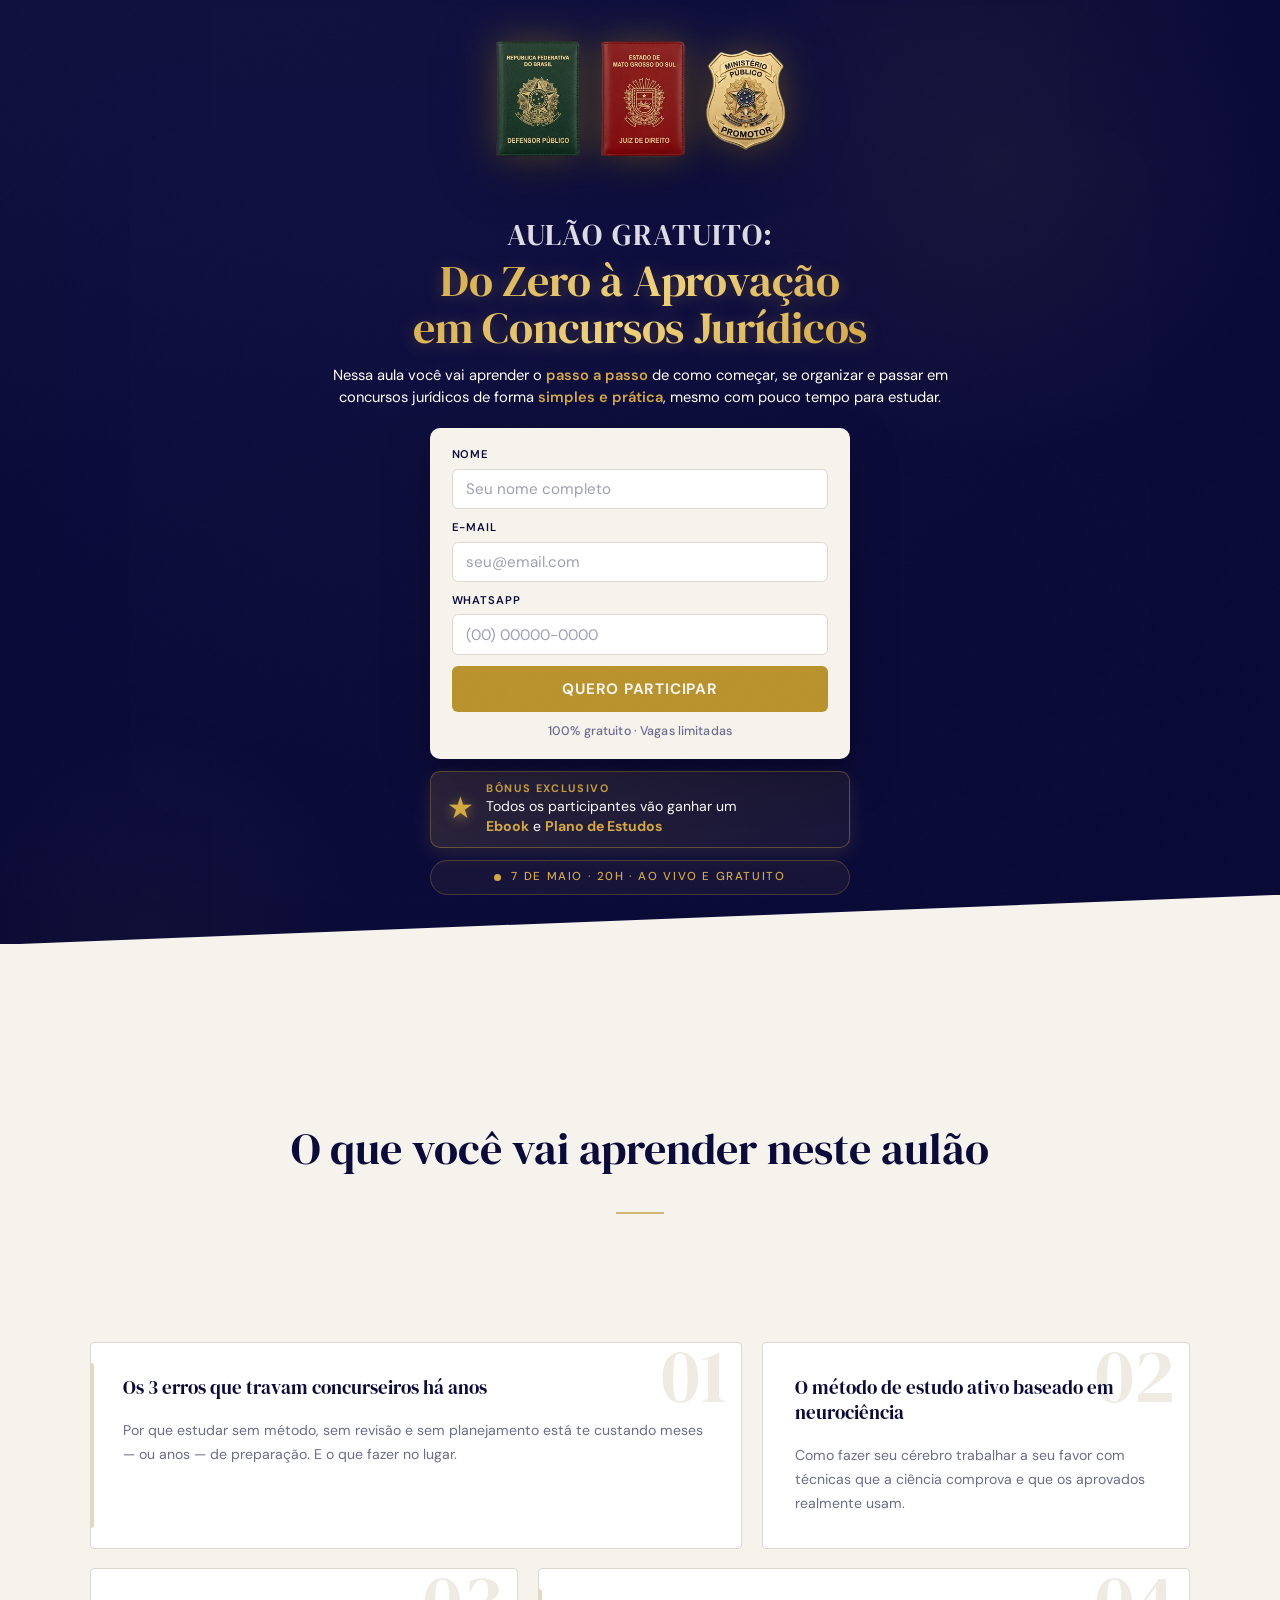
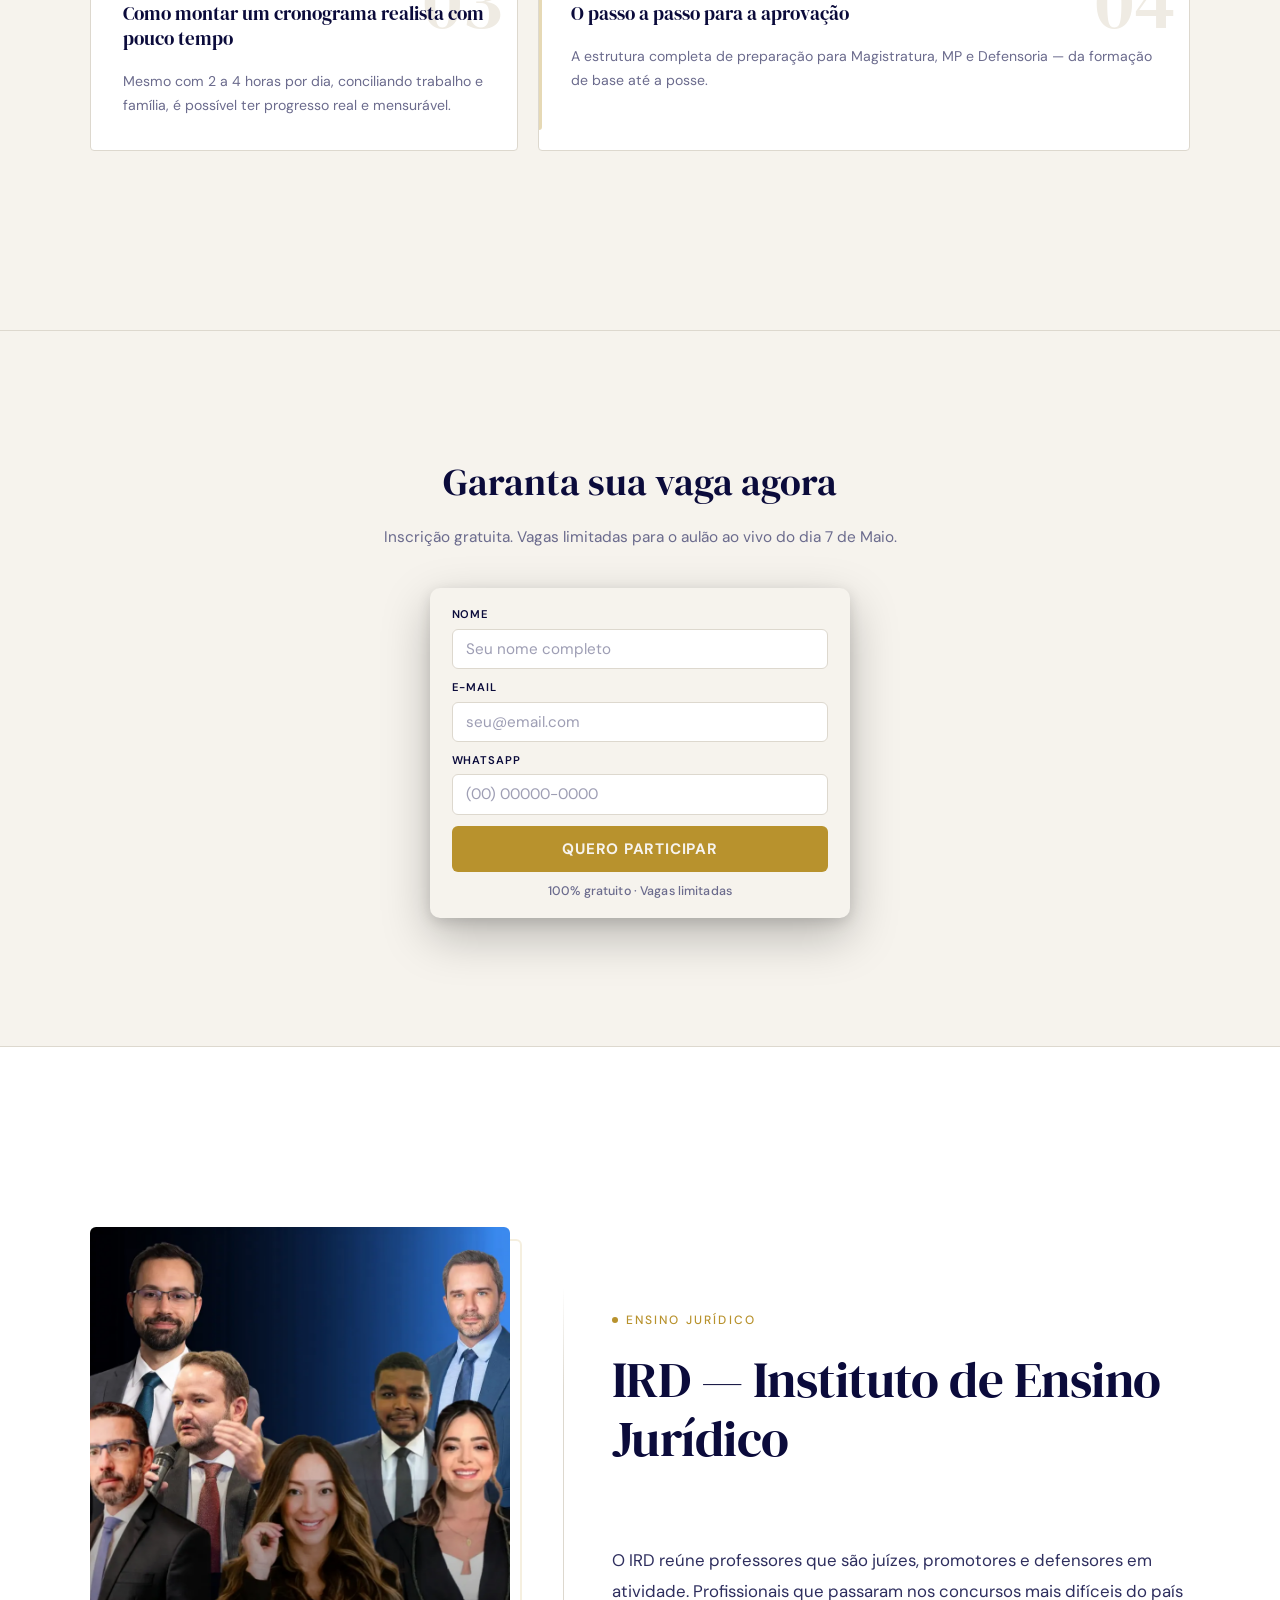
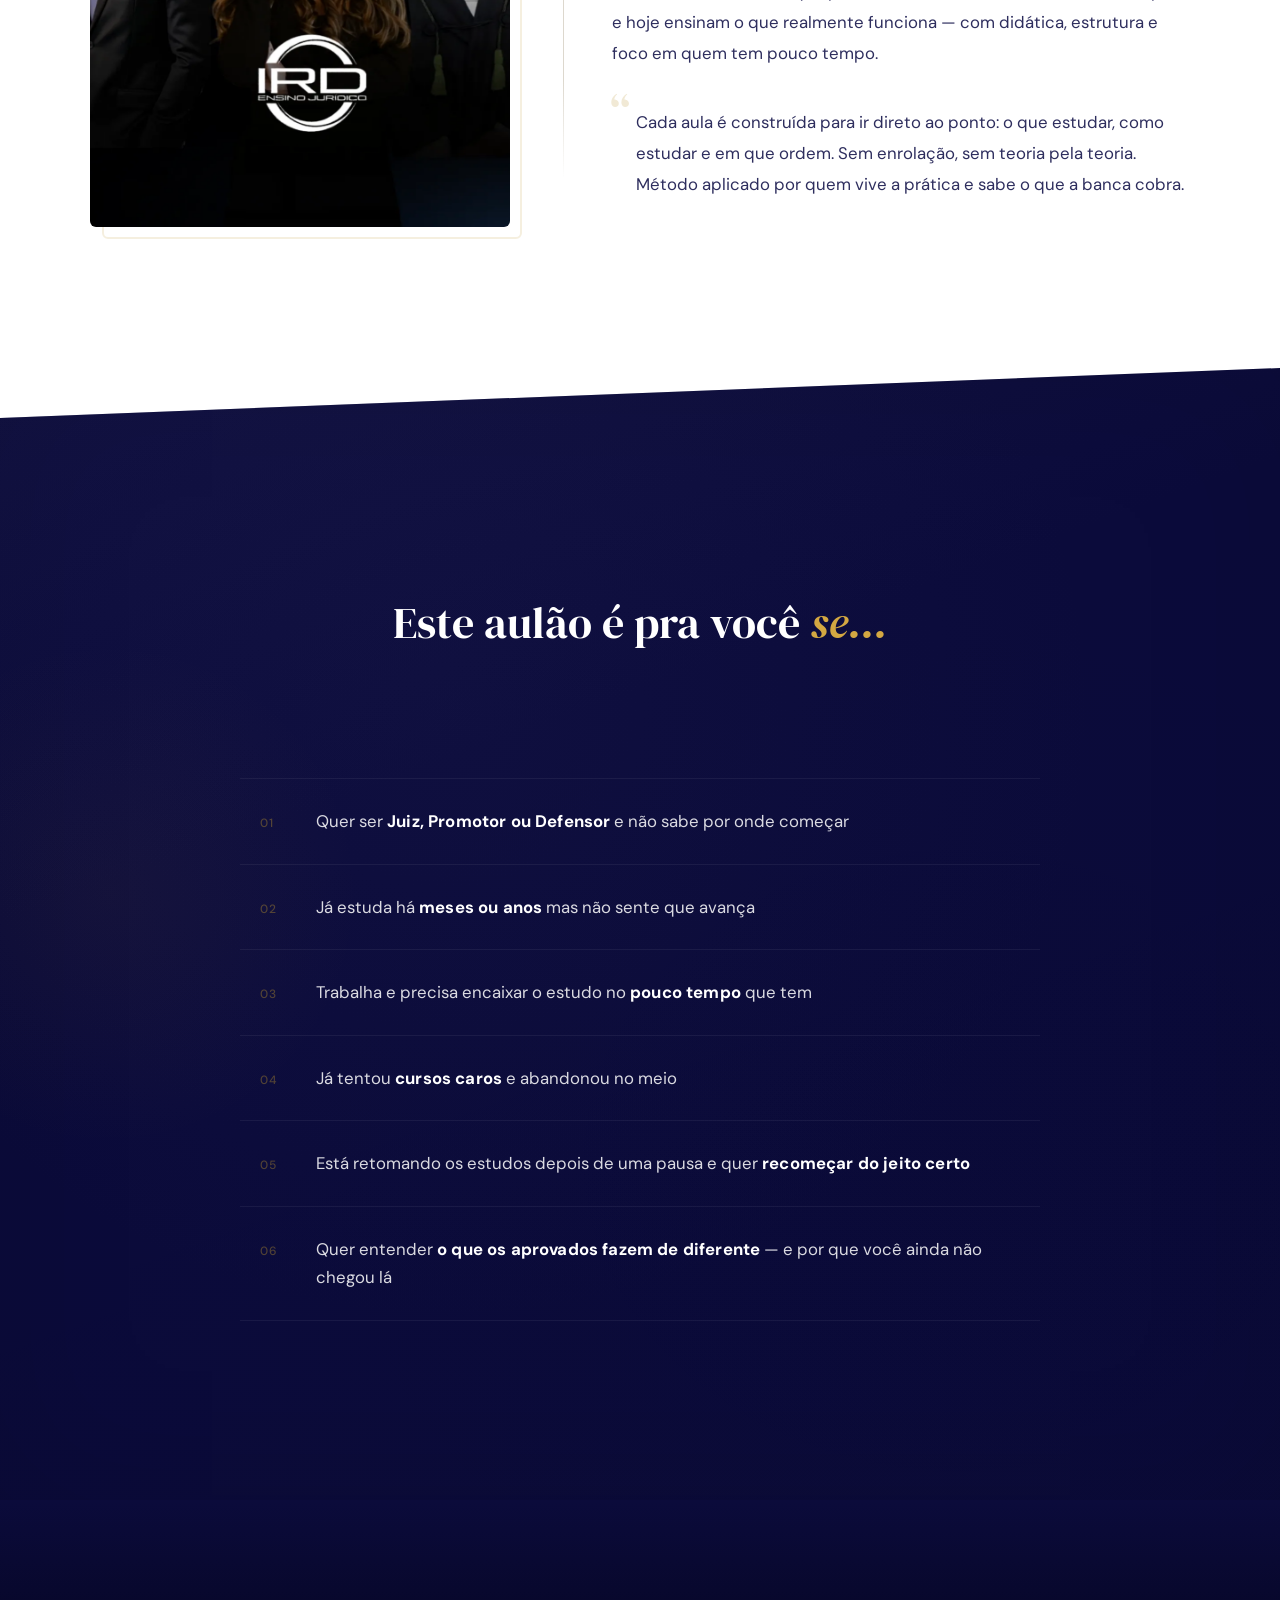
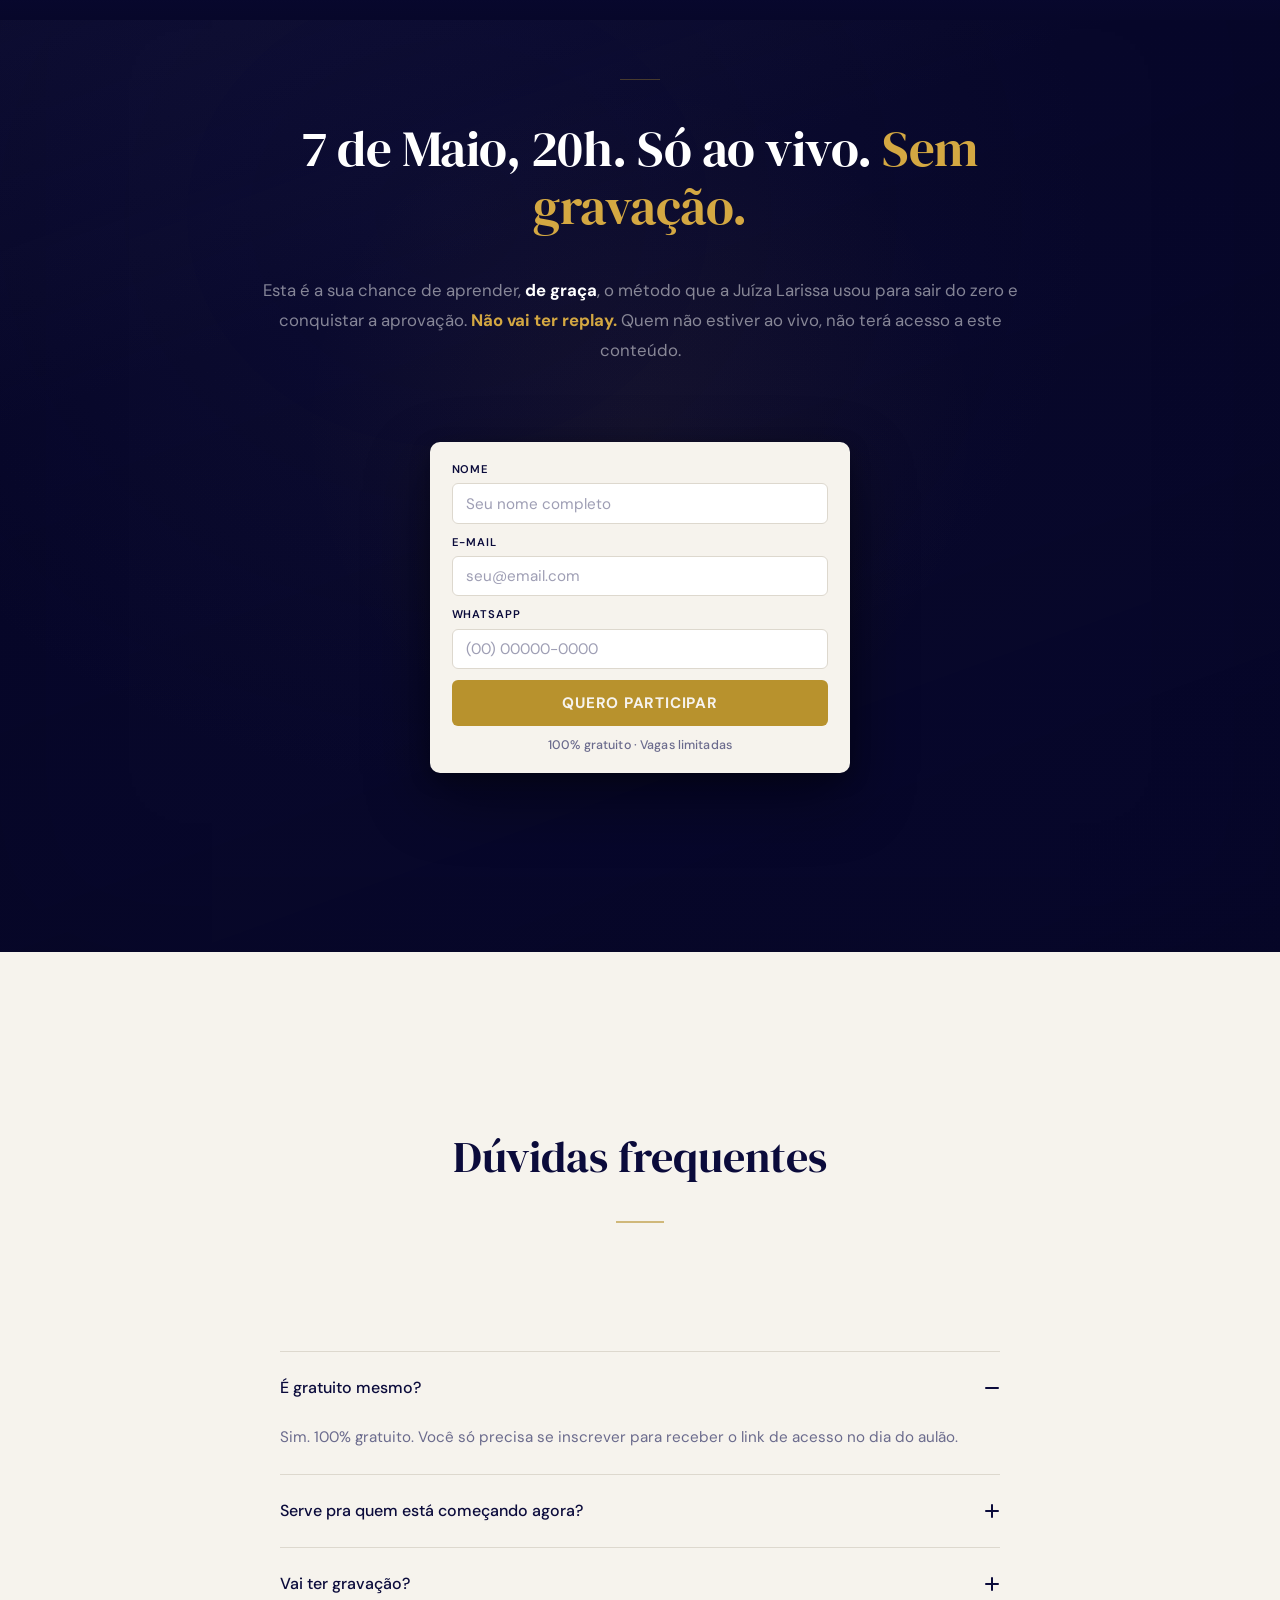
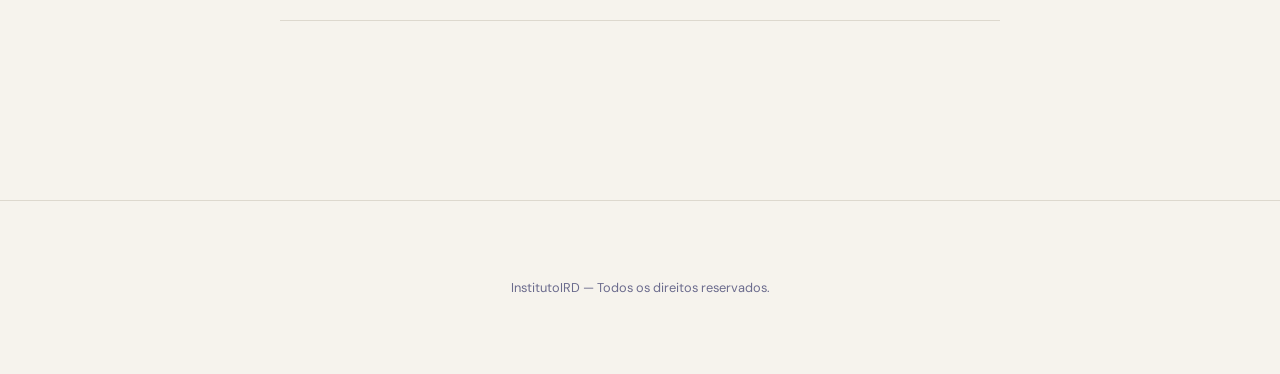
<file: lp-aulao/index.html>
<!DOCTYPE html>
<html lang="pt-BR">
<head>
  <meta charset="UTF-8">
  <meta name="viewport" content="width=device-width, initial-scale=1.0">
  <title>Aulão Gratuito: Do Zero à Aprovação em Concursos Jurídicos | IRD</title>
  <meta name="description" content="Aula ao vivo e 100% gratuita. Aprenda o passo a passo de como começar, se organizar e passar em concursos jurídicos — mesmo com pouco tempo para estudar. Bônus: Ebook + Plano de Estudos.">

  <link rel="preconnect" href="https://fonts.googleapis.com">
  <link rel="preconnect" href="https://fonts.gstatic.com" crossorigin>
  <link rel="preconnect" href="https://connect.facebook.net" crossorigin>
  <link rel="dns-prefetch" href="//tqahdpasetyiwlggzhit.supabase.co">
  <link rel="preload" as="image" href="brasao.webp" fetchpriority="high">
  <link href="https://fonts.googleapis.com/css2?family=DM+Sans:opsz,wght@9..40,400;9..40,500;9..40,700&family=DM+Serif+Display&display=swap" rel="stylesheet">
  <link rel="stylesheet" href="style.css">
</head>
<body>

  <!-- Scroll progress bar -->
  <div class="scroll-progress" aria-hidden="true"></div>

  <!-- ========== HEADER ========== -->
  <header class="header">
    <div class="header__inner">
      <img src="brasao.webp" alt="Brasões: Defensor Público, Juiz de Direito e Promotor" class="header__brasao" width="600" height="328" fetchpriority="high" decoding="async">
    </div>
  </header>

  <!-- ========== HERO ========== -->
  <section class="hero" id="hero">
    <div class="hero__glow" aria-hidden="true"></div>
    <div class="hero__glow hero__glow--b" aria-hidden="true"></div>
    <div class="hero__inner">
      <div class="hero__content">
        <h1 class="hero__headline"><span class="hero__headline-pre">Aulão Gratuito:</span><br><span class="hero__headline-main">Do Zero à Aprovação<br>em Concursos Jurídicos</span></h1>
        <p class="hero__sub">Nessa aula você vai aprender o <strong>passo a passo</strong> de como começar, se organizar e passar em concursos jurídicos de forma <strong>simples e prática</strong>, mesmo com pouco tempo para estudar.</p>

        <div class="aulao-form-card">
          <form class="aulao-form" data-aulao-form data-source="lp-aulao-hero">
            <div class="aulao-form__field">
              <label for="hero-nome">Nome</label>
              <input type="text" id="hero-nome" name="nome" placeholder="Seu nome completo" required autocomplete="name">
            </div>
            <div class="aulao-form__field">
              <label for="hero-email">E-mail</label>
              <input type="email" id="hero-email" name="email" placeholder="seu@email.com" required autocomplete="email">
            </div>
            <div class="aulao-form__field">
              <label for="hero-whatsapp">WhatsApp</label>
              <input type="tel" id="hero-whatsapp" name="whatsapp" placeholder="(00) 00000-0000" required autocomplete="tel">
            </div>
            <button type="submit" class="aulao-form__cta">Quero participar</button>
            <p class="aulao-form__note">100% gratuito &middot; Vagas limitadas</p>
          </form>
        </div>

        <div class="hero__bonus">
          <span class="hero__bonus-icon" aria-hidden="true">★</span>
          <p class="hero__bonus-label">Bônus exclusivo</p>
          <p class="hero__bonus-text">Todos os participantes vão ganhar um<br><strong>Ebook</strong> e <strong>Plano de Estudos</strong></p>
        </div>

        <div class="hero__badge">
          <span class="hero__badge-live" aria-hidden="true"></span>
          7 de Maio &middot; 20h &middot; Ao vivo e gratuito
        </div>
      </div>
    </div>
    <div class="hero__angle" aria-hidden="true"></div>
  </section>

  <!-- ========== O QUE VOCE VAI DESCOBRIR ========== -->
  <section class="descobrir" id="descobrir">
    <div class="descobrir__inner">
      <h2 class="descobrir__title js-reveal">O que você vai aprender neste aulão</h2>

      <div class="descobrir__grid">
        <article class="descobrir__card js-reveal" style="--delay:0s">
          <span class="descobrir__num" aria-hidden="true">01</span>
          <h3 class="descobrir__card-title">Os 3 erros que travam concurseiros há anos</h3>
          <p>Por que estudar sem método, sem revisão e sem planejamento está te custando meses — ou anos — de preparação. E o que fazer no lugar.</p>
        </article>

        <article class="descobrir__card js-reveal" style="--delay:.1s">
          <span class="descobrir__num" aria-hidden="true">02</span>
          <h3 class="descobrir__card-title">O método de estudo ativo baseado em neurociência</h3>
          <p>Como fazer seu cérebro trabalhar a seu favor com técnicas que a ciência comprova e que os aprovados realmente usam.</p>
        </article>

        <article class="descobrir__card js-reveal" style="--delay:.15s">
          <span class="descobrir__num" aria-hidden="true">03</span>
          <h3 class="descobrir__card-title">Como montar um cronograma realista com pouco tempo</h3>
          <p>Mesmo com 2 a 4 horas por dia, conciliando trabalho e família, é possível ter progresso real e mensurável.</p>
        </article>

        <article class="descobrir__card js-reveal" style="--delay:.25s">
          <span class="descobrir__num" aria-hidden="true">04</span>
          <h3 class="descobrir__card-title">O passo a passo para a aprovação</h3>
          <p>A estrutura completa de preparação para Magistratura, MP e Defensoria — da formação de base até a posse.</p>
        </article>
      </div>
    </div>
  </section>

  <!-- ========== MEIO — INSCRIÇÃO ========== -->
  <section class="aulao-meio" id="inscricao-meio">
    <div class="aulao-meio__inner">
      <h2 class="aulao-meio__title js-reveal">Garanta sua vaga agora</h2>
      <p class="aulao-meio__sub js-reveal" style="--delay:.1s">Inscrição gratuita. Vagas limitadas para o aulão ao vivo do dia 7 de Maio.</p>
      <div class="aulao-form-card js-reveal" style="--delay:.2s">
        <form class="aulao-form" data-aulao-form data-source="lp-aulao-meio">
          <div class="aulao-form__field">
            <label for="meio-nome">Nome</label>
            <input type="text" id="meio-nome" name="nome" placeholder="Seu nome completo" required autocomplete="name">
          </div>
          <div class="aulao-form__field">
            <label for="meio-email">E-mail</label>
            <input type="email" id="meio-email" name="email" placeholder="seu@email.com" required autocomplete="email">
          </div>
          <div class="aulao-form__field">
            <label for="meio-whatsapp">WhatsApp</label>
            <input type="tel" id="meio-whatsapp" name="whatsapp" placeholder="(00) 00000-0000" required autocomplete="tel">
          </div>
          <button type="submit" class="aulao-form__cta">Quero participar</button>
          <p class="aulao-form__note">100% gratuito &middot; Vagas limitadas</p>
        </form>
      </div>
    </div>
  </section>

  <!-- ========== PLATAFORMA IRD ========== -->
  <section class="autora" id="plataforma">
    <div class="autora__inner">
      <div class="autora__image-wrap autora__image-wrap--landscape js-reveal">
        <div class="autora__frame autora__frame--landscape" aria-hidden="true"></div>
        <img src="professores.webp" alt="Equipe de professores do IRD Ensino Jurídico" width="800" height="600" loading="lazy" decoding="async">
      </div>
      <div class="autora__content">
        <p class="autora__label js-reveal" style="--delay:.1s">
          <span class="autora__label-dot" aria-hidden="true"></span>
          Ensino Jurídico
        </p>
        <h2 class="autora__title js-reveal" style="--delay:.15s">IRD &mdash; Instituto de Ensino Jurídico</h2>
        <p class="autora__text js-reveal" style="--delay:.2s">O IRD reúne professores que são juízes, promotores e defensores em atividade. Profissionais que passaram nos concursos mais difíceis do país e hoje ensinam o que realmente funciona &mdash; com didática, estrutura e foco em quem tem pouco tempo.</p>
        <p class="autora__text autora__text--quote js-reveal" style="--delay:.3s">Cada aula é construída para ir direto ao ponto: o que estudar, como estudar e em que ordem. Sem enrolação, sem teoria pela teoria. Método aplicado por quem vive a prática e sabe o que a banca cobra.</p>
      </div>
    </div>
  </section>

  <!-- ========== PARA QUEM E ========== -->
  <section class="paraquem" id="paraquem">
    <div class="paraquem__glow" aria-hidden="true"></div>
    <div class="paraquem__inner">
      <h2 class="paraquem__title js-reveal">Este aulão é pra você <em>se...</em></h2>

      <div class="paraquem__list">
        <div class="paraquem__item js-reveal" style="--delay:0s">
          <span class="paraquem__num">01</span>
          <p>Quer ser <strong>Juiz, Promotor ou Defensor</strong> e não sabe por onde começar</p>
        </div>
        <div class="paraquem__item js-reveal" style="--delay:.08s">
          <span class="paraquem__num">02</span>
          <p>Já estuda há <strong>meses ou anos</strong> mas não sente que avança</p>
        </div>
        <div class="paraquem__item js-reveal" style="--delay:.16s">
          <span class="paraquem__num">03</span>
          <p>Trabalha e precisa encaixar o estudo no <strong>pouco tempo</strong> que tem</p>
        </div>
        <div class="paraquem__item js-reveal" style="--delay:.24s">
          <span class="paraquem__num">04</span>
          <p>Já tentou <strong>cursos caros</strong> e abandonou no meio</p>
        </div>
        <div class="paraquem__item js-reveal" style="--delay:.32s">
          <span class="paraquem__num">05</span>
          <p>Está retomando os estudos depois de uma pausa e quer <strong>recomeçar do jeito certo</strong></p>
        </div>
        <div class="paraquem__item js-reveal" style="--delay:.4s">
          <span class="paraquem__num">06</span>
          <p>Quer entender <strong>o que os aprovados fazem de diferente</strong> &mdash; e por que você ainda não chegou lá</p>
        </div>
      </div>
    </div>
  </section>

  <!-- ========== CTA FINAL ========== -->
  <section class="ctafinal" id="ctafinal">
    <div class="ctafinal__gradient" aria-hidden="true"></div>
    <div class="ctafinal__glow" aria-hidden="true"></div>
    <div class="ctafinal__inner">
      <div class="ctafinal__line" aria-hidden="true"></div>
      <h2 class="ctafinal__headline js-reveal">7 de Maio, 20h. Só ao vivo. <span>Sem gravação.</span></h2>
      <p class="ctafinal__text js-reveal" style="--delay:.1s">Esta é a sua chance de aprender, <strong>de graça</strong>, o método que a Juíza Larissa usou para sair do zero e conquistar a aprovação. <strong class="ctafinal__text--gold">Não vai ter replay.</strong> Quem não estiver ao vivo, não terá acesso a este conteúdo.</p>
      <div class="ctafinal__cta-area js-reveal" style="--delay:.2s">
        <div class="aulao-form-card aulao-form-card--on-dark">
          <form class="aulao-form" data-aulao-form data-source="lp-aulao-final">
            <div class="aulao-form__field">
              <label for="final-nome">Nome</label>
              <input type="text" id="final-nome" name="nome" placeholder="Seu nome completo" required autocomplete="name">
            </div>
            <div class="aulao-form__field">
              <label for="final-email">E-mail</label>
              <input type="email" id="final-email" name="email" placeholder="seu@email.com" required autocomplete="email">
            </div>
            <div class="aulao-form__field">
              <label for="final-whatsapp">WhatsApp</label>
              <input type="tel" id="final-whatsapp" name="whatsapp" placeholder="(00) 00000-0000" required autocomplete="tel">
            </div>
            <button type="submit" class="aulao-form__cta">Quero participar</button>
            <p class="aulao-form__note">100% gratuito &middot; Vagas limitadas</p>
          </form>
        </div>
      </div>
    </div>
  </section>

  <!-- ========== FAQ ========== -->
  <section class="faq" id="faq">
    <div class="faq__inner">
      <h2 class="faq__title js-reveal">Dúvidas frequentes</h2>

      <div class="faq__list">
        <details class="faq__item js-reveal" open>
          <summary class="faq__question">
            <span>É gratuito mesmo?</span>
            <span class="faq__icon" aria-hidden="true"></span>
          </summary>
          <div class="faq__answer">
            <p>Sim. 100% gratuito. Você só precisa se inscrever para receber o link de acesso no dia do aulão.</p>
          </div>
        </details>

        <details class="faq__item js-reveal" style="--delay:.05s">
          <summary class="faq__question">
            <span>Serve pra quem está começando agora?</span>
            <span class="faq__icon" aria-hidden="true"></span>
          </summary>
          <div class="faq__answer">
            <p>Sim. O aulão foi pensado tanto para quem está começando do zero quanto para quem já estuda mas não vê progresso.</p>
          </div>
        </details>

        <details class="faq__item js-reveal" style="--delay:.1s">
          <summary class="faq__question">
            <span>Vai ter gravação?</span>
            <span class="faq__icon" aria-hidden="true"></span>
          </summary>
          <div class="faq__answer">
            <p>Não. O aulão será transmitido ao vivo pelo YouTube e não ficará disponível depois. Se você não assistir ao vivo, não terá acesso ao conteúdo.</p>
          </div>
        </details>
      </div>
    </div>
  </section>

  <!-- ========== RODAPE ========== -->
  <footer class="rodape">
    <div class="rodape__inner">
      <p>InstitutoIRD &mdash; Todos os direitos reservados.</p>
    </div>
  </footer>

  <!-- Meta Pixel — stub imediato (queue), fbevents.js carrega após load -->
  <script>
  !function(f,b,e,v,n,t,s){if(f.fbq)return;n=f.fbq=function(){n.callMethod?n.callMethod.apply(n,arguments):n.queue.push(arguments)};if(!f._fbq)f._fbq=n;n.push=n;n.loaded=!0;n.version='2.0';n.queue=[]}(window);
  fbq('init','1026349941870089');
  fbq('track','PageView');
  addEventListener('load',function(){var s=document.createElement('script');s.async=true;s.src='https://connect.facebook.net/en_US/fbevents.js';document.head.appendChild(s);});
  </script>
  <noscript><img height="1" width="1" style="display:none" src="https://www.facebook.com/tr?id=1026349941870089&ev=PageView&noscript=1"/></noscript>

  <script src="script.js" defer></script>
</body>
</html>
</file>
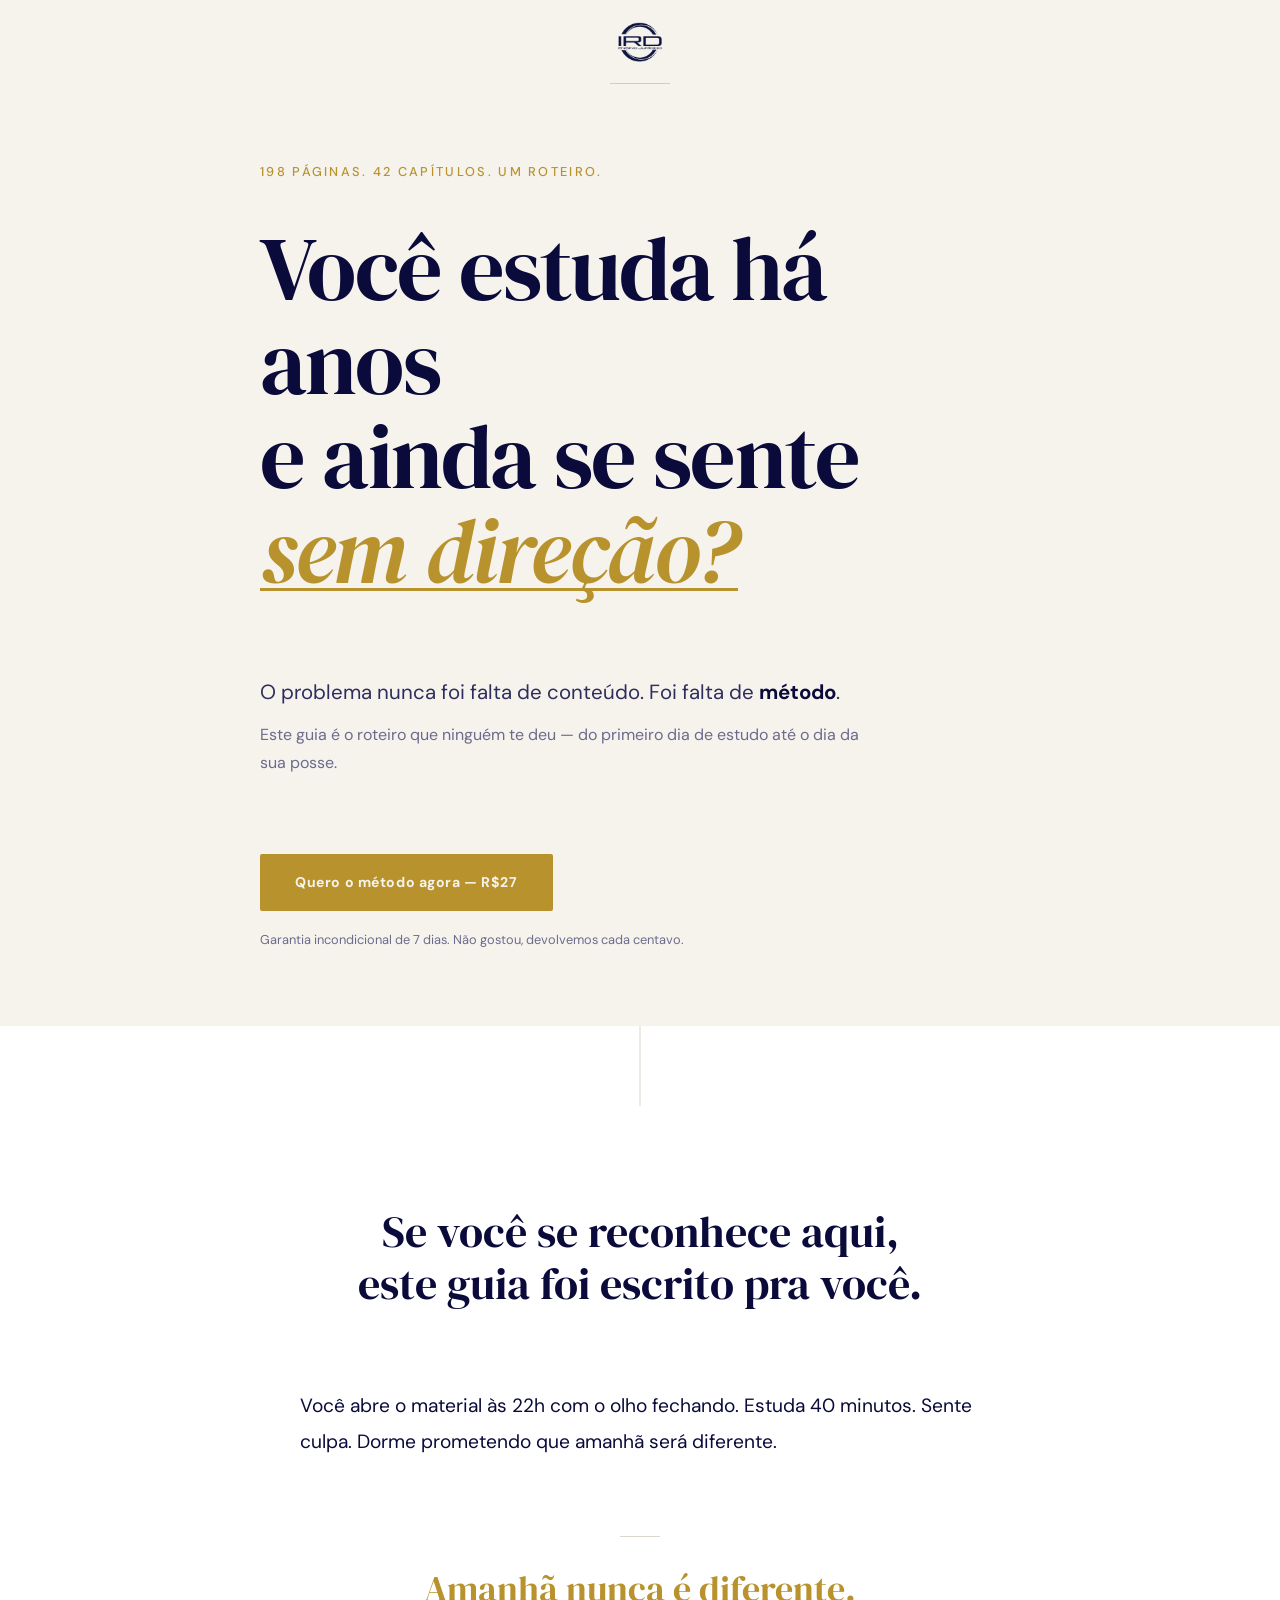
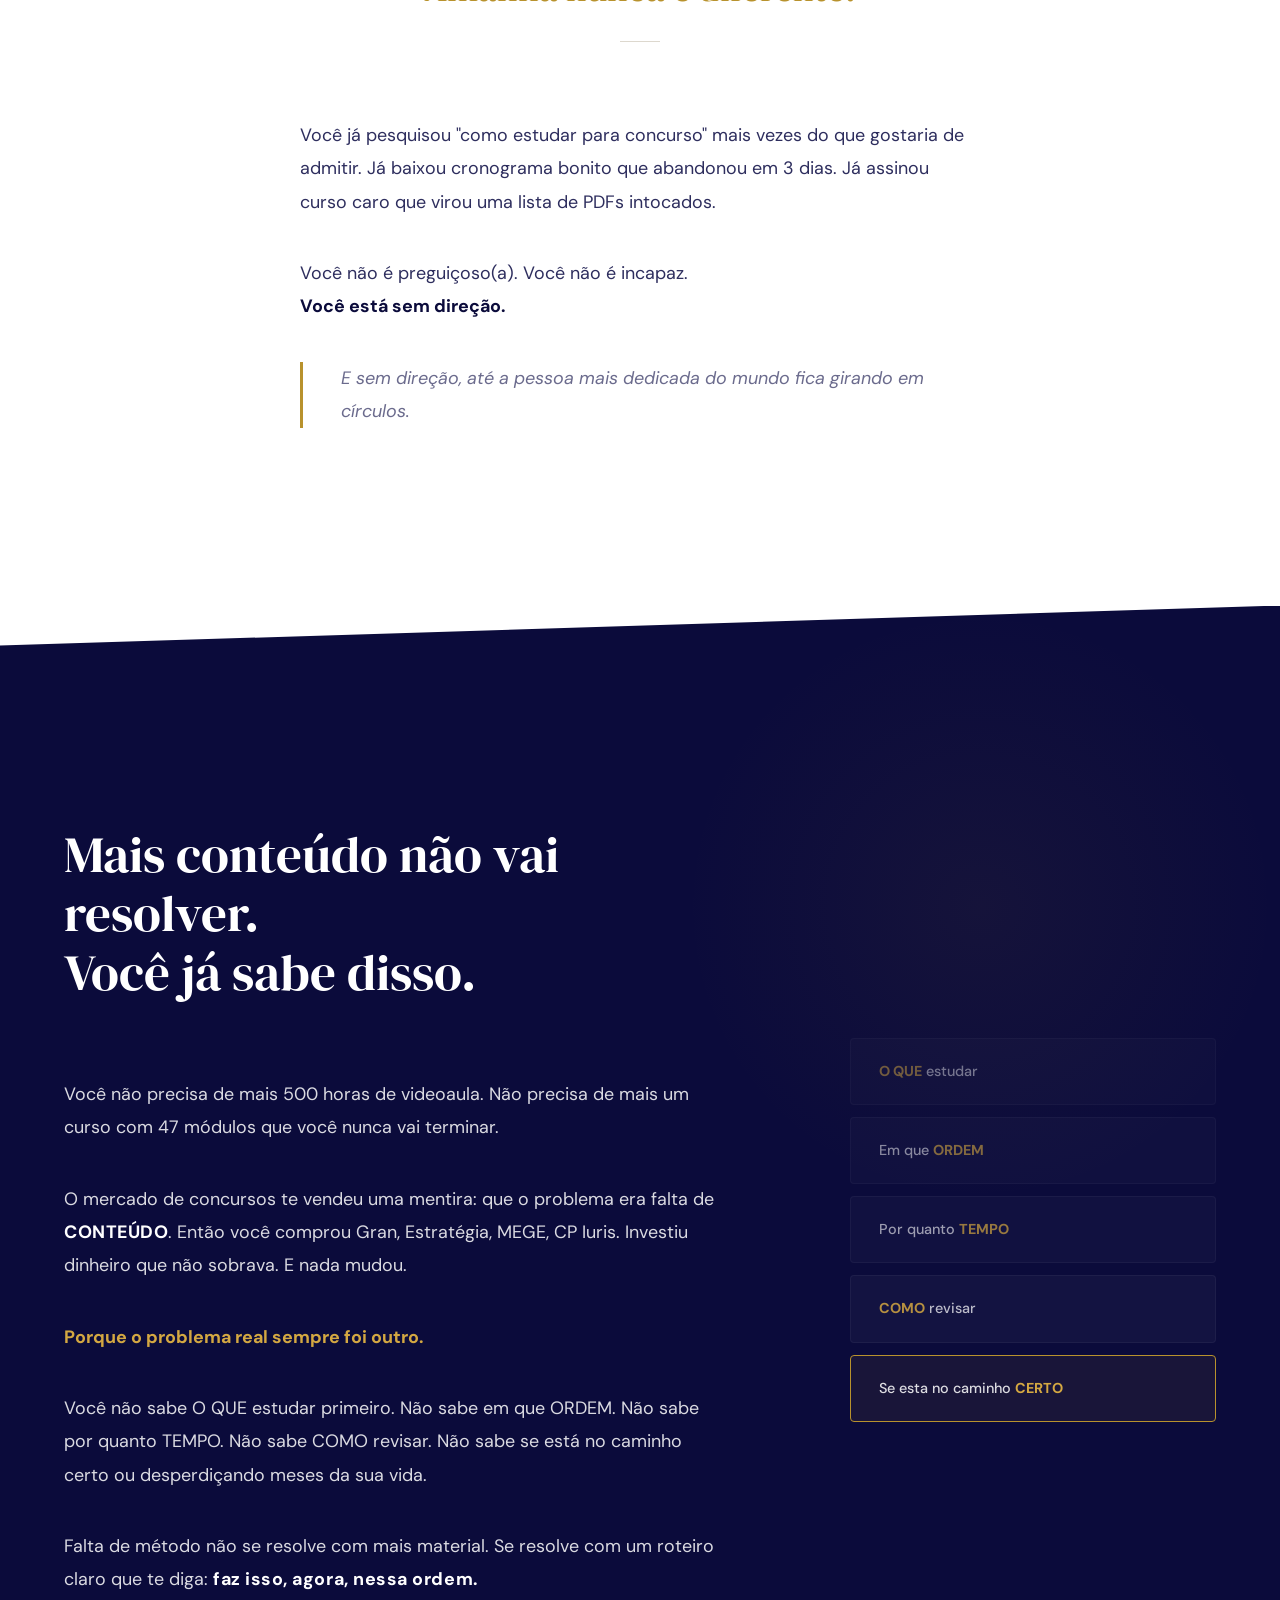
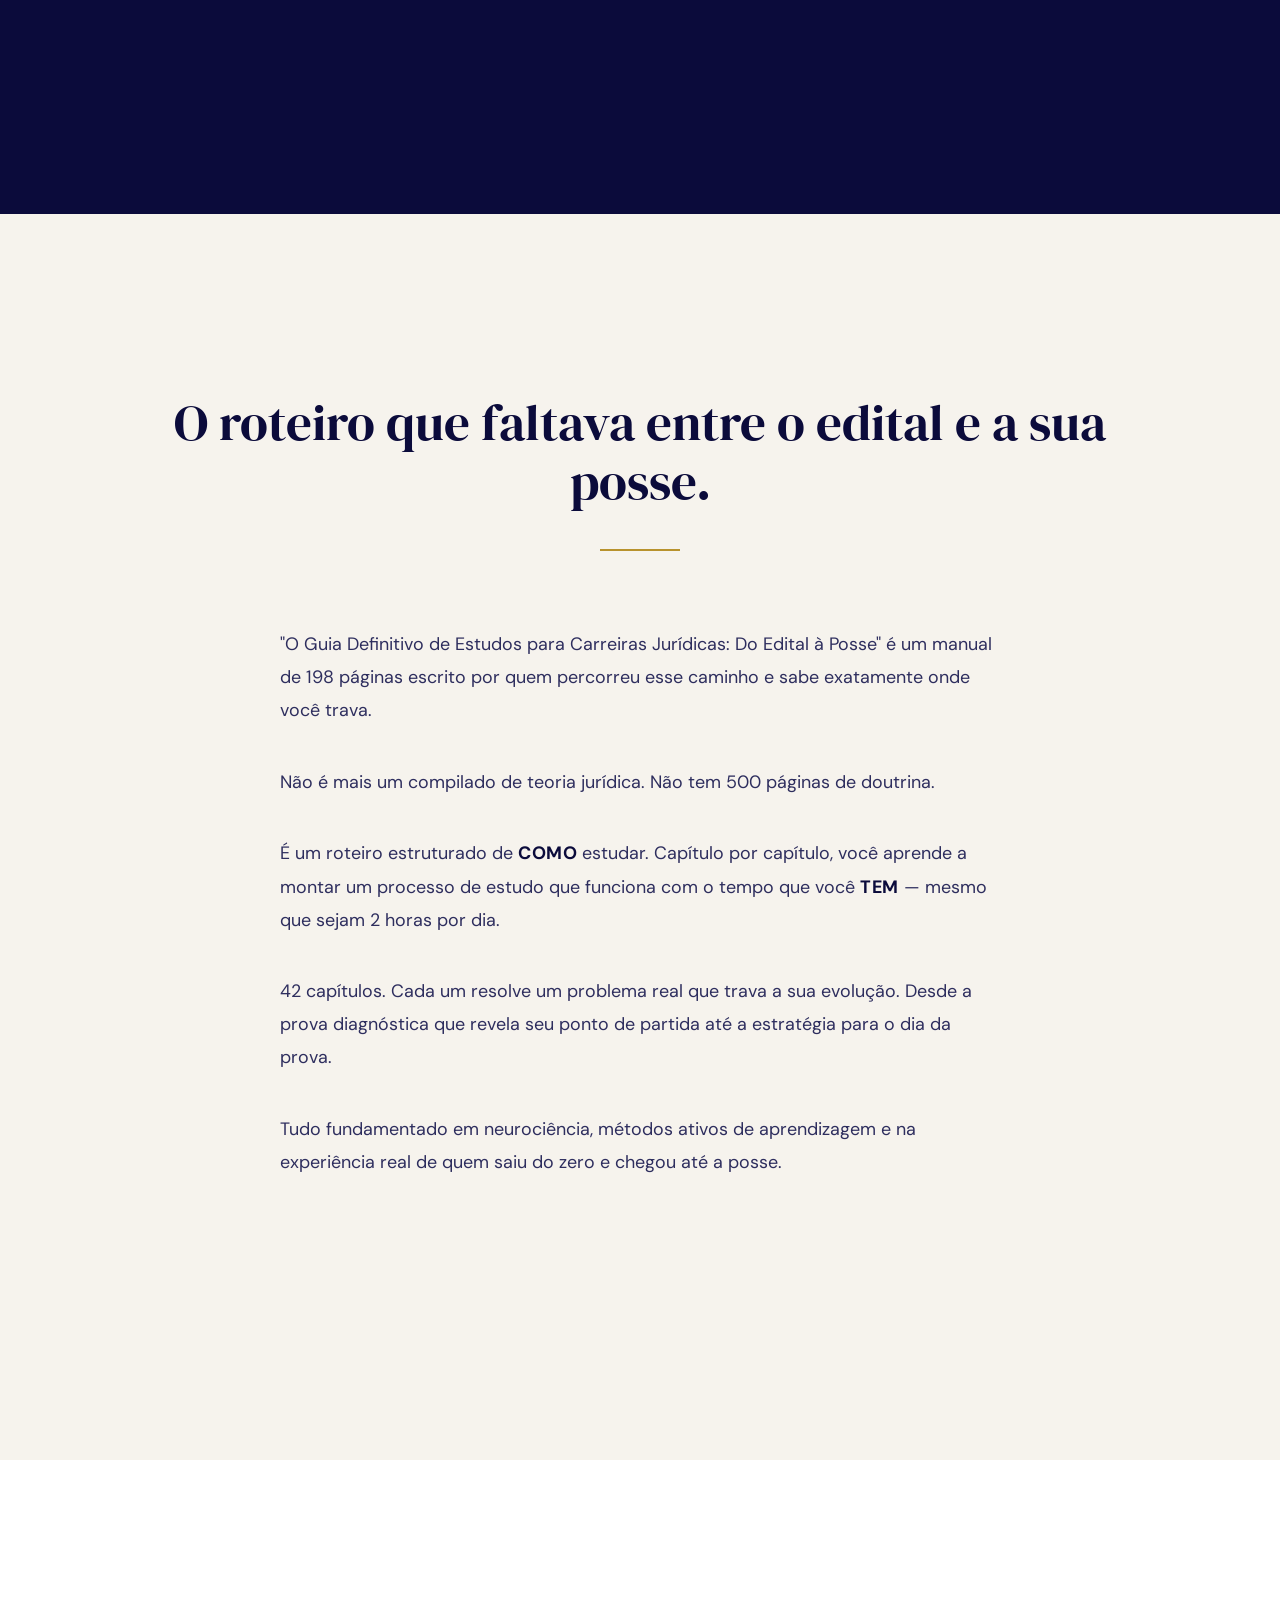
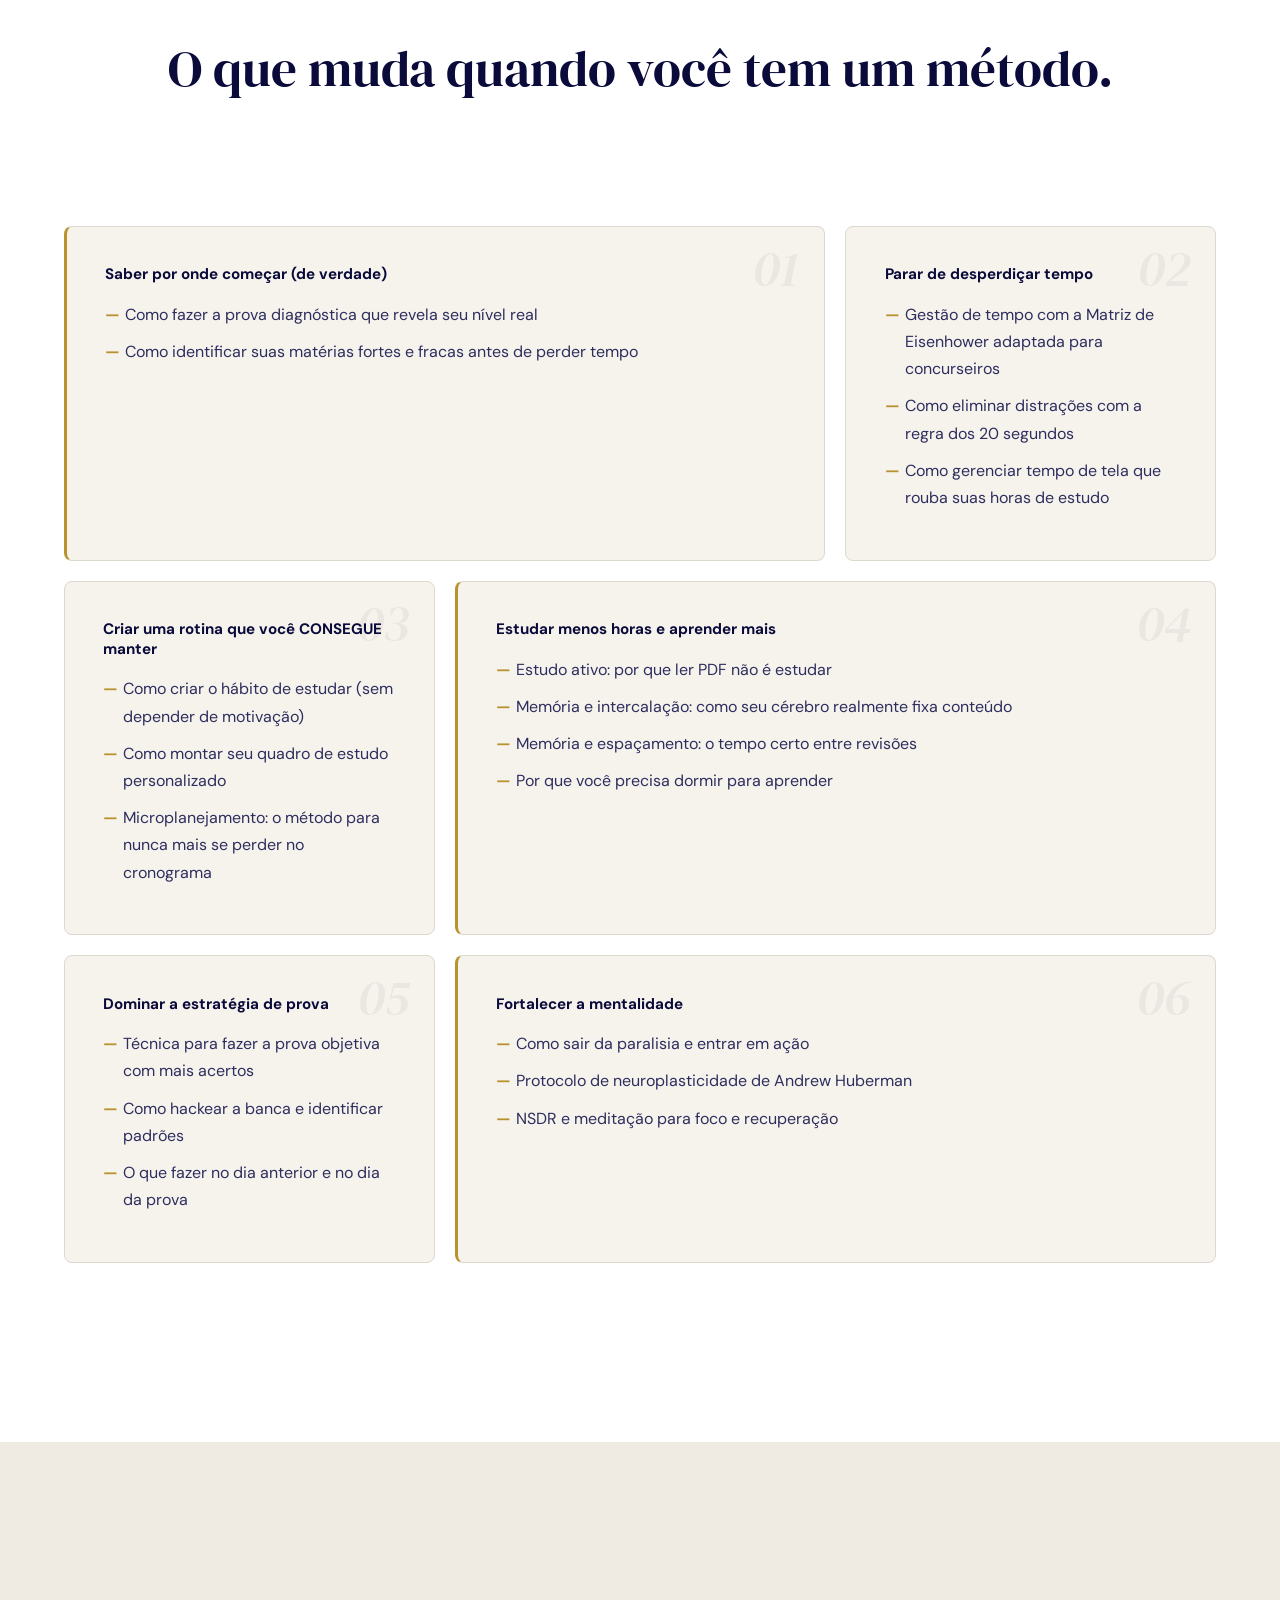
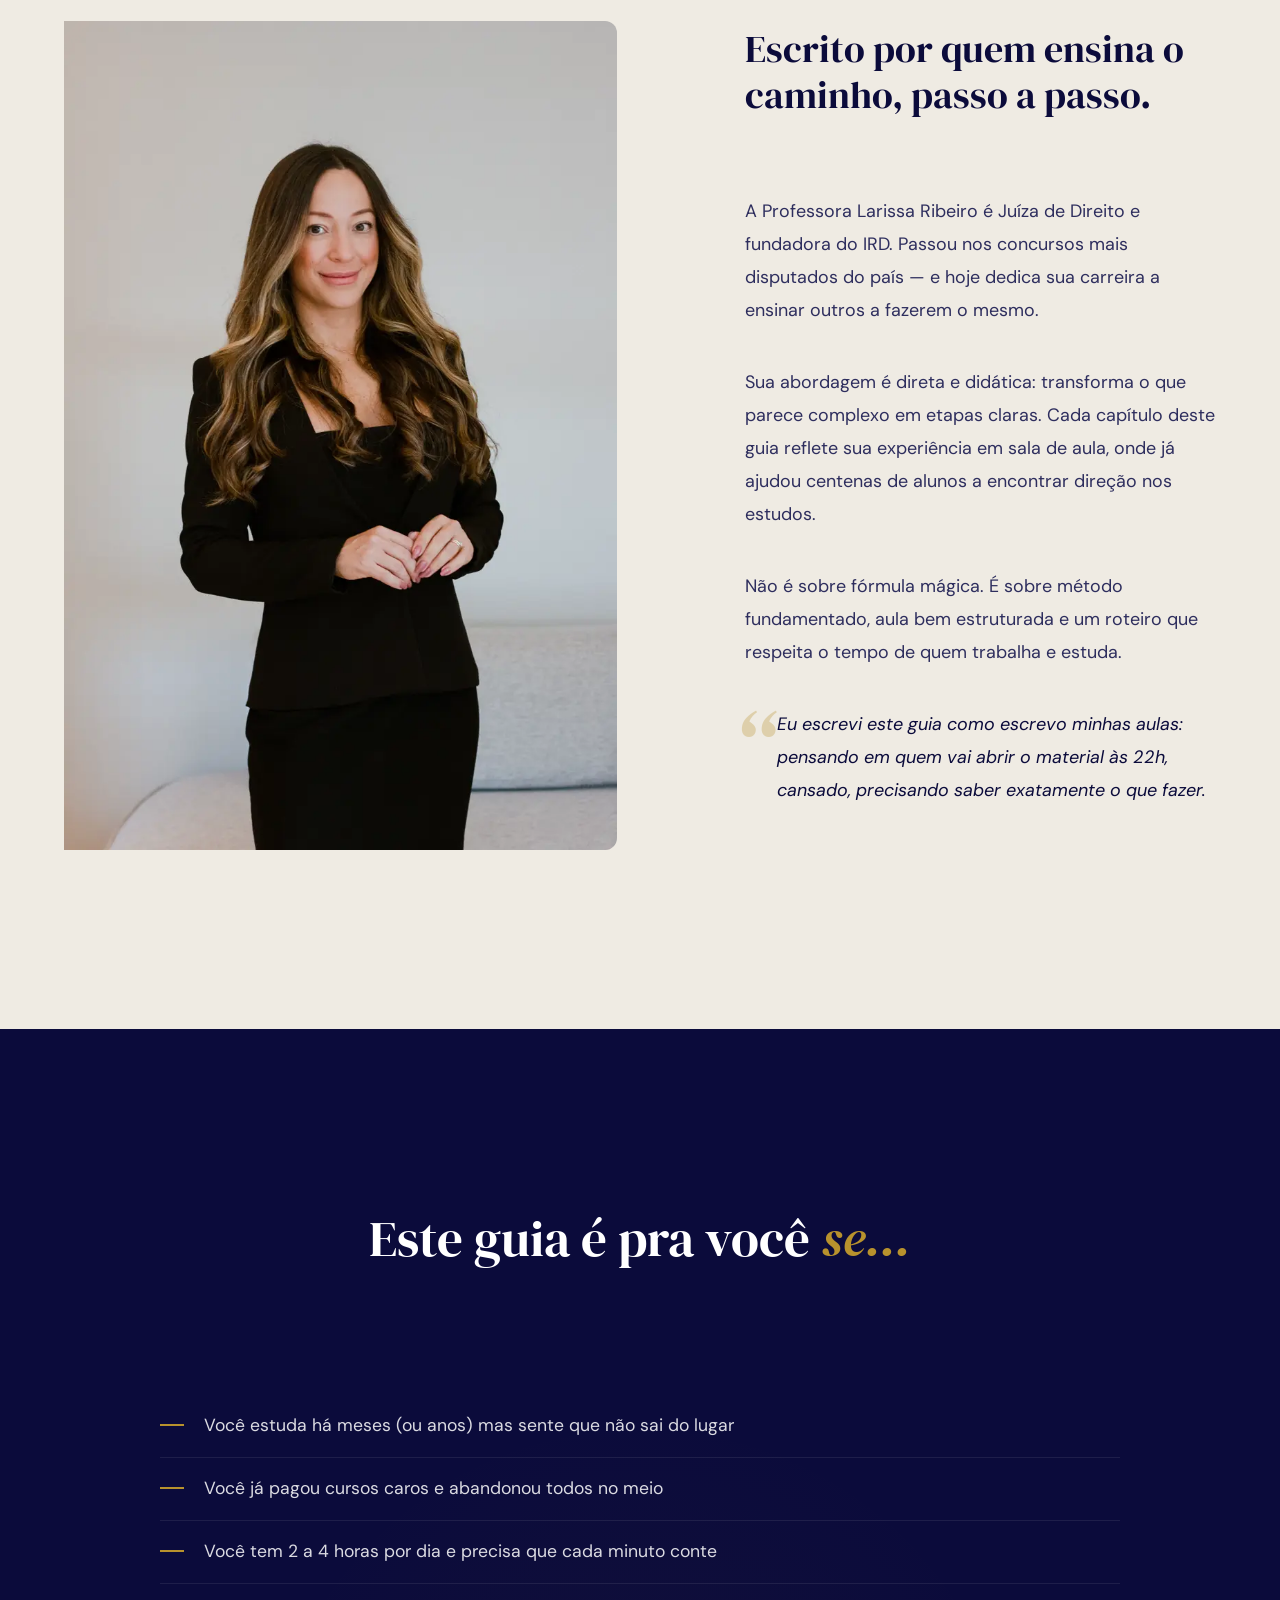
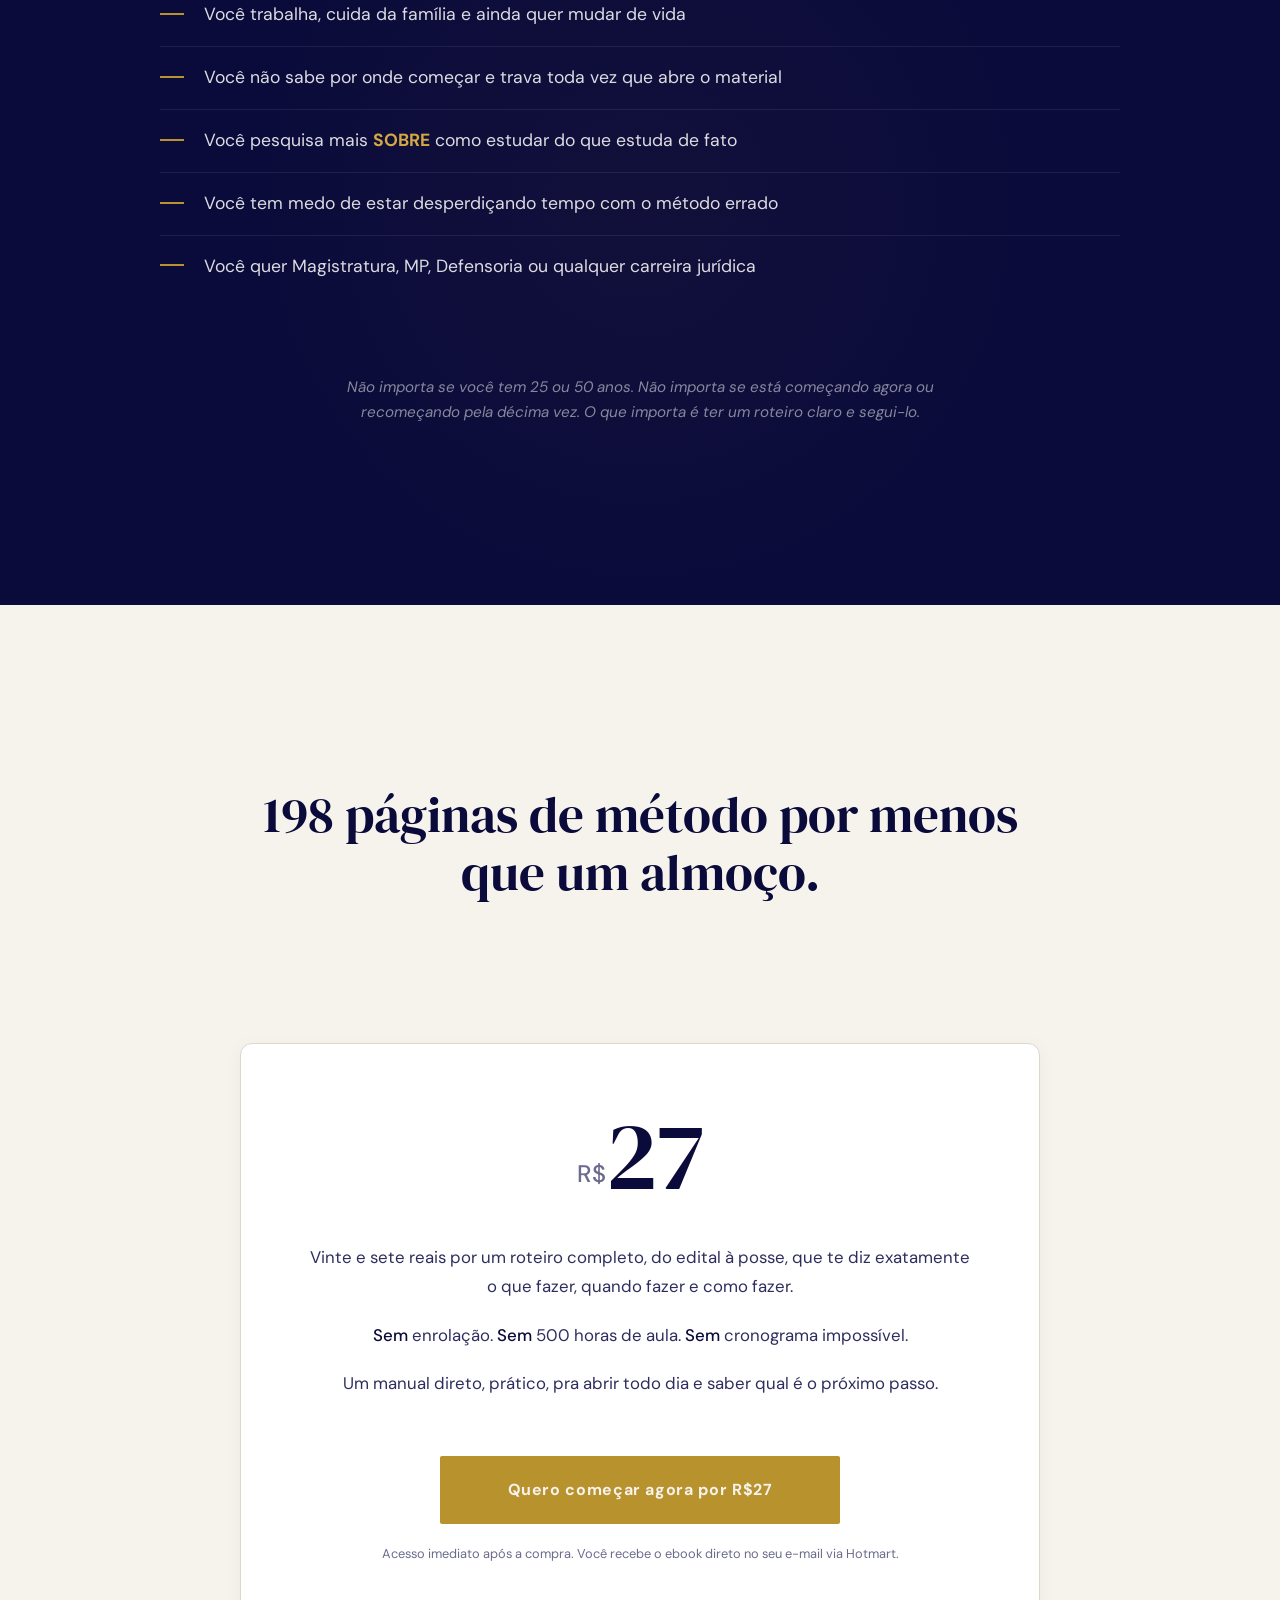
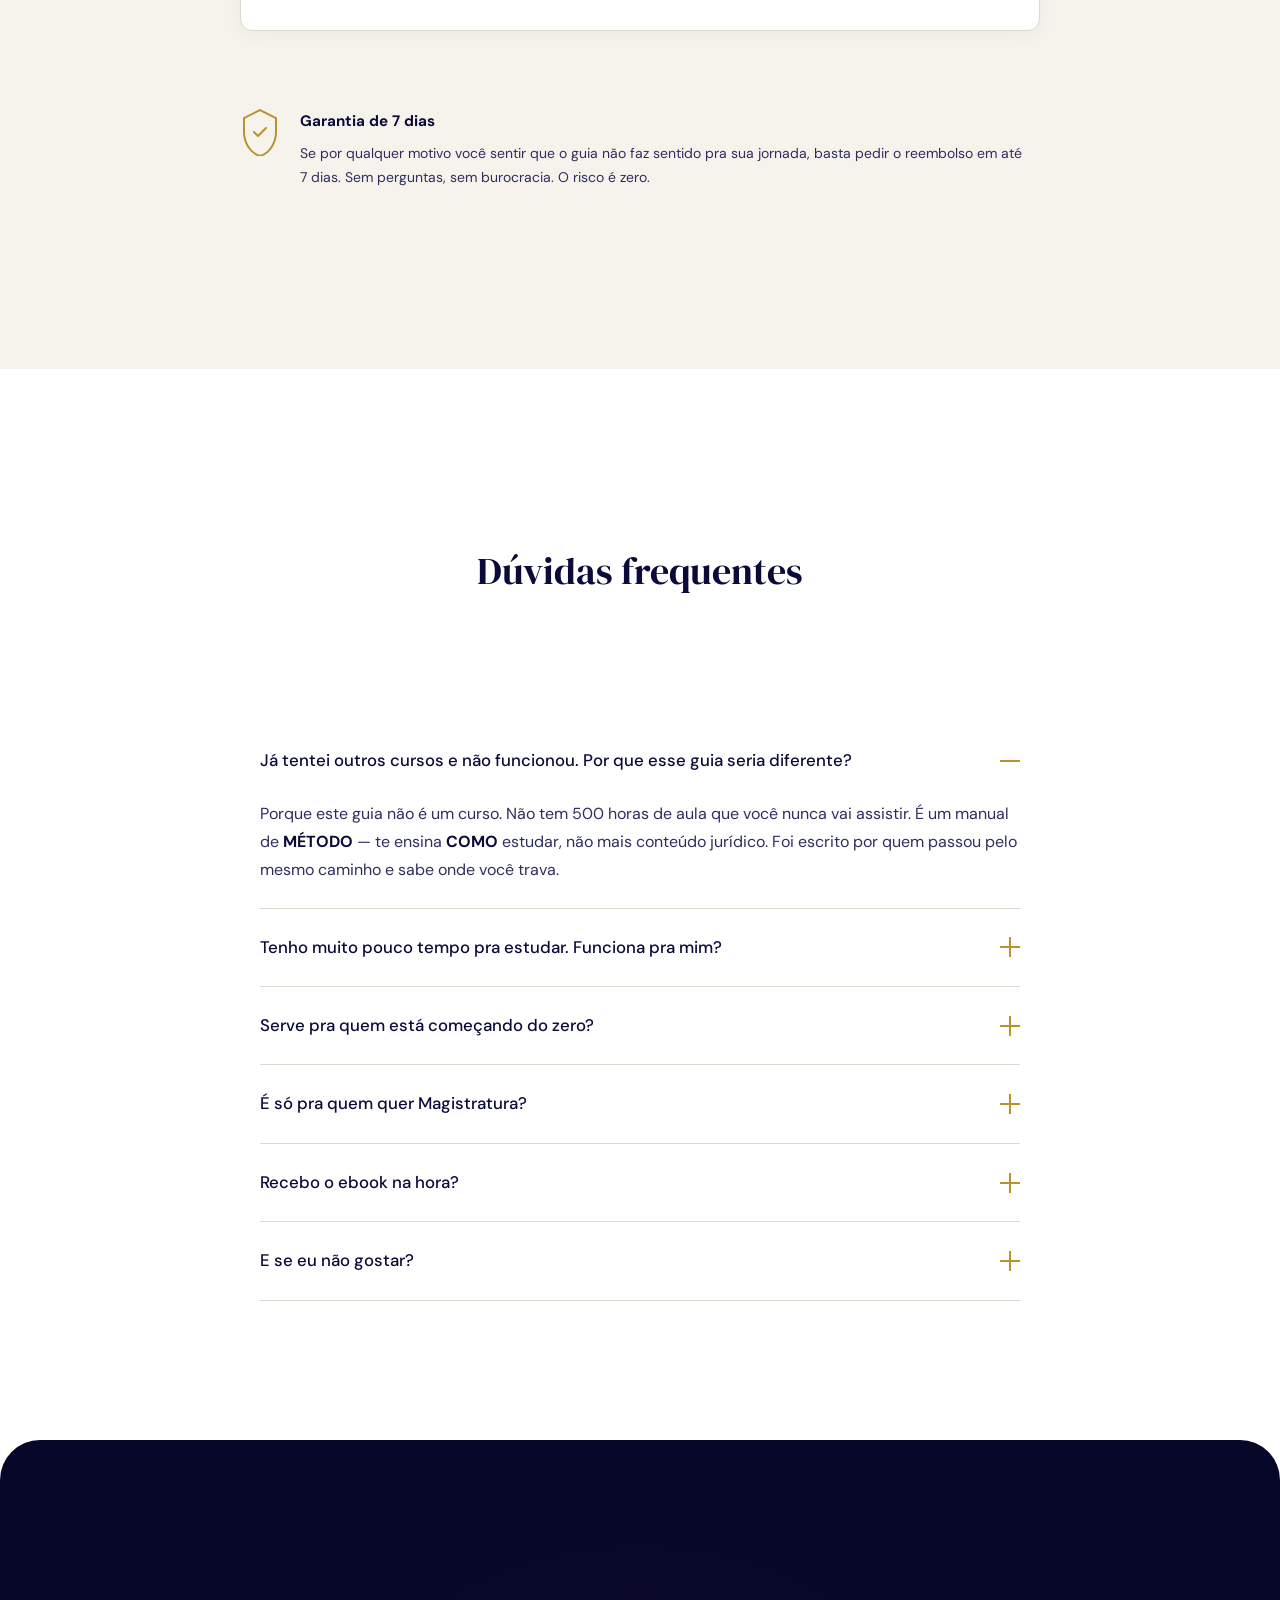
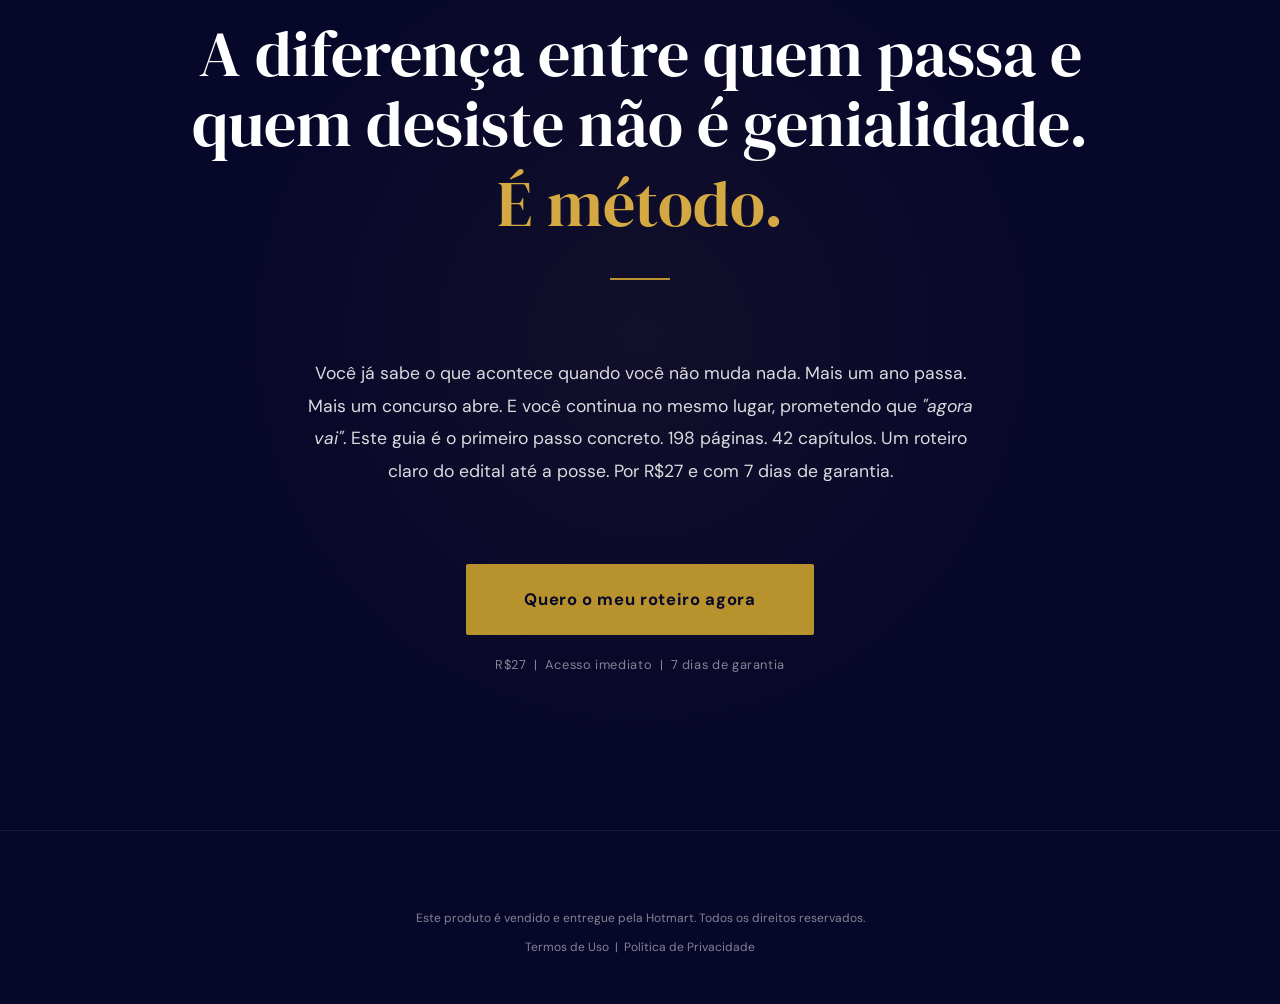
<file: pagina-vendas-ebook/index.html>
<!DOCTYPE html>
<html lang="pt-BR">
<head>
  <meta charset="UTF-8">
  <meta name="viewport" content="width=device-width, initial-scale=1.0">
  <title>O Guia Definitivo de Estudos para Carreiras Jurídicas — Do Edital à Posse</title>
  <meta name="description" content="198 páginas. 42 capítulos. O roteiro completo de estudos para carreiras jurídicas. Método fundamentado em neurociência para quem tem pouco tempo e precisa de direção.">

  <link rel="preconnect" href="https://fonts.googleapis.com">
  <link rel="preconnect" href="https://fonts.gstatic.com" crossorigin>
  <link rel="dns-prefetch" href="//connect.facebook.net">
  <link href="https://fonts.googleapis.com/css2?family=DM+Sans:opsz,wght@9..40,400;9..40,500;9..40,700&family=DM+Serif+Display&display=swap" rel="stylesheet">
  <link rel="stylesheet" href="style.css">
</head>
<body>

  <!-- ========== HEADER ========== -->
  <header class="header">
    <div class="header__inner">
      <img src="logo.webp" alt="IRD Ensino Jurídico" class="header__logo" width="120" height="40">
    </div>
  </header>

  <!-- ========== S1: HERO ========== -->
  <section class="hero" id="hero">
    <div class="hero__inner">
      <p class="hero__eyebrow">198 páginas. 42 capítulos. Um roteiro.</p>
      <h1 class="hero__headline">
        Você estuda há anos<br>
        e ainda se sente<br>
        <span class="hero__headline--accent">sem direção?</span>
      </h1>
      <div class="hero__bottom">
        <p class="hero__sub-text">O problema nunca foi falta de conteúdo. Foi falta de <strong>método</strong>.</p>
        <p class="hero__sub-detail">Este guia é o roteiro que ninguém te deu &mdash; do primeiro dia de estudo até o dia da sua posse.</p>
        <div class="hero__cta-area">
          <a href="#oferta" class="hero__cta">Quero o método agora &mdash; R$27</a>
          <p class="hero__guarantee">Garantia incondicional de 7 dias. Não gostou, devolvemos cada centavo.</p>
        </div>
      </div>
    </div>
  </section>

  <!-- ========== S2: ESPELHO ========== -->
  <section class="espelho" id="espelho">
    <div class="espelho__inner">
      <h2 class="espelho__title js-reveal">Se você se reconhece aqui,<br>este guia foi escrito pra você.</h2>
      <div class="espelho__content">
        <p class="espelho__lead js-reveal">
          Você abre o material às 22h com o olho fechando. Estuda 40&nbsp;minutos. Sente culpa. Dorme prometendo que amanhã será diferente.
        </p>
        <p class="espelho__highlight js-reveal">Amanhã nunca é diferente.</p>
        <p class="js-reveal">
          Você já pesquisou "como estudar para concurso" mais vezes do que gostaria de admitir. Já baixou cronograma bonito que abandonou em 3&nbsp;dias. Já assinou curso caro que virou uma lista de PDFs intocados.
        </p>
        <p class="js-reveal">
          Você não é preguiçoso(a). Você não é incapaz.<br>
          <strong>Você está sem direção.</strong>
        </p>
        <p class="espelho__closing js-reveal">
          E sem direção, até a pessoa mais dedicada do mundo fica girando em círculos.
        </p>
      </div>
    </div>
  </section>

  <!-- ========== S3: O PROBLEMA REAL (NAVY) ========== -->
  <section class="problema" id="problema">
    <div class="problema__glow" aria-hidden="true"></div>
    <div class="problema__inner">
      <div class="problema__text">
        <h2 class="problema__title js-reveal">Mais conteúdo não vai resolver.<br>Você já sabe disso.</h2>
        <p class="js-reveal">Você não precisa de mais 500 horas de videoaula. Não precisa de mais um curso com 47&nbsp;módulos que você nunca vai terminar.</p>
        <p class="js-reveal">O mercado de concursos te vendeu uma mentira: que o problema era falta de <strong>CONTEÚDO</strong>. Então você comprou Gran, Estratégia, MEGE, CP&nbsp;Iuris. Investiu dinheiro que não sobrava. E nada mudou.</p>
        <p class="problema__accent js-reveal">Porque o problema real sempre foi outro.</p>
        <p class="js-reveal">Você não sabe O&nbsp;QUE estudar primeiro. Não sabe em que ORDEM. Não sabe por quanto TEMPO. Não sabe COMO revisar. Não sabe se está no caminho certo ou desperdiçando meses da sua vida.</p>
        <p class="js-reveal">Falta de método não se resolve com mais material. Se resolve com um roteiro claro que te diga: <strong>faz isso, agora, nessa ordem.</strong></p>
      </div>
      <div class="problema__blocks">
        <div class="problema__block js-reveal-block">
          <span class="problema__block-accent">O QUE</span> estudar
        </div>
        <div class="problema__block js-reveal-block">
          Em que <span class="problema__block-accent">ORDEM</span>
        </div>
        <div class="problema__block js-reveal-block">
          Por quanto <span class="problema__block-accent">TEMPO</span>
        </div>
        <div class="problema__block js-reveal-block">
          <span class="problema__block-accent">COMO</span> revisar
        </div>
        <div class="problema__block problema__block--highlight js-reveal-block">
          Se esta no caminho <span class="problema__block-accent">CERTO</span>
        </div>
      </div>
    </div>
  </section>

  <!-- ========== S4: A SOLUCAO ========== -->
  <section class="solucao" id="solucao">
    <div class="solucao__inner">
      <h2 class="solucao__title js-reveal">O roteiro que faltava entre o edital e a sua posse.</h2>
      <div class="solucao__line" aria-hidden="true"></div>
      <div class="solucao__content">
        <p class="js-reveal">"O Guia Definitivo de Estudos para Carreiras Jurídicas: Do Edital à Posse" é um manual de 198&nbsp;páginas escrito por quem percorreu esse caminho e sabe exatamente onde você trava.</p>
        <p class="js-reveal">Não é mais um compilado de teoria jurídica. Não tem 500&nbsp;páginas de doutrina.</p>
        <p class="js-reveal">É um roteiro estruturado de <strong>COMO</strong> estudar. Capítulo por capítulo, você aprende a montar um processo de estudo que funciona com o tempo que você <strong>TEM</strong> &mdash; mesmo que sejam 2&nbsp;horas por dia.</p>
        <p class="js-reveal">42&nbsp;capítulos. Cada um resolve um problema real que trava a sua evolução. Desde a prova diagnóstica que revela seu ponto de partida até a estratégia para o dia da prova.</p>
        <p class="js-reveal">Tudo fundamentado em neurociência, métodos ativos de aprendizagem e na experiência real de quem saiu do zero e chegou até a posse.</p>
      </div>
      <div class="solucao__badge js-reveal">
        <span>198 pág.</span>
        <span class="solucao__badge-sep" aria-hidden="true"></span>
        <span>42 cap.</span>
        <span class="solucao__badge-sep" aria-hidden="true"></span>
        <span>Neurociência</span>
      </div>
    </div>
  </section>

  <!-- ========== S5: O QUE VOCE VAI APRENDER (BENTO) ========== -->
  <section class="aprender" id="aprender">
    <div class="aprender__inner">
      <h2 class="aprender__title js-reveal">O que muda quando você tem um método.</h2>

      <div class="aprender__grid">
        <article class="aprender__card aprender__card--wide js-reveal-card" data-num="01">
          <h3 class="aprender__card-title">Saber por onde começar (de verdade)</h3>
          <ul class="aprender__card-list">
            <li>Como fazer a prova diagnóstica que revela seu nível real</li>
            <li>Como identificar suas matérias fortes e fracas antes de perder tempo</li>
          </ul>
        </article>

        <article class="aprender__card js-reveal-card" data-num="02">
          <h3 class="aprender__card-title">Parar de desperdiçar tempo</h3>
          <ul class="aprender__card-list">
            <li>Gestão de tempo com a Matriz de Eisenhower adaptada para concurseiros</li>
            <li>Como eliminar distrações com a regra dos 20&nbsp;segundos</li>
            <li>Como gerenciar tempo de tela que rouba suas horas de estudo</li>
          </ul>
        </article>

        <article class="aprender__card js-reveal-card" data-num="03">
          <h3 class="aprender__card-title">Criar uma rotina que você CONSEGUE manter</h3>
          <ul class="aprender__card-list">
            <li>Como criar o hábito de estudar (sem depender de motivação)</li>
            <li>Como montar seu quadro de estudo personalizado</li>
            <li>Microplanejamento: o método para nunca mais se perder no cronograma</li>
          </ul>
        </article>

        <article class="aprender__card aprender__card--wide js-reveal-card" data-num="04">
          <h3 class="aprender__card-title">Estudar menos horas e aprender mais</h3>
          <ul class="aprender__card-list">
            <li>Estudo ativo: por que ler PDF não é estudar</li>
            <li>Memória e intercalação: como seu cérebro realmente fixa conteúdo</li>
            <li>Memória e espaçamento: o tempo certo entre revisões</li>
            <li>Por que você precisa dormir para aprender</li>
          </ul>
        </article>

        <article class="aprender__card js-reveal-card" data-num="05">
          <h3 class="aprender__card-title">Dominar a estratégia de prova</h3>
          <ul class="aprender__card-list">
            <li>Técnica para fazer a prova objetiva com mais acertos</li>
            <li>Como hackear a banca e identificar padrões</li>
            <li>O que fazer no dia anterior e no dia da prova</li>
          </ul>
        </article>

        <article class="aprender__card aprender__card--wide js-reveal-card" data-num="06">
          <h3 class="aprender__card-title">Fortalecer a mentalidade</h3>
          <ul class="aprender__card-list">
            <li>Como sair da paralisia e entrar em ação</li>
            <li>Protocolo de neuroplasticidade de Andrew Huberman</li>
            <li>NSDR e meditação para foco e recuperação</li>
          </ul>
        </article>
      </div>
    </div>
  </section>

  <!-- ========== S6: SOBRE A DRA. LARISSA ========== -->
  <section class="autora" id="autora">
    <div class="autora__inner">
      <div class="autora__image js-reveal">
        <img src="larissa.webp" alt="Dra. Larissa Luiz Ribeiro" width="600" height="600" loading="lazy" decoding="async">
      </div>
      <div class="autora__content">
        <h2 class="autora__title js-reveal">Escrito por quem ensina o caminho, passo a passo.</h2>
        <p class="js-reveal">A Professora Larissa Ribeiro é Juíza de Direito e fundadora do IRD. Passou nos concursos mais disputados do país &mdash; e hoje dedica sua carreira a ensinar outros a fazerem o mesmo.</p>
        <p class="js-reveal">Sua abordagem é direta e didática: transforma o que parece complexo em etapas claras. Cada capítulo deste guia reflete sua experiência em sala de aula, onde já ajudou centenas de alunos a encontrar direção nos estudos.</p>
        <p class="js-reveal">Não é sobre fórmula mágica. É sobre método fundamentado, aula bem estruturada e um roteiro que respeita o tempo de quem trabalha e estuda.</p>
        <p class="autora__quote js-reveal">
          <span class="autora__quote-mark" aria-hidden="true">&ldquo;</span>
          Eu escrevi este guia como escrevo minhas aulas: pensando em quem vai abrir o material às 22h, cansado, precisando saber exatamente o que fazer.
        </p>
      </div>
    </div>
  </section>

  <!-- ========== S7: PARA QUEM E (NAVY) ========== -->
  <section class="paraquem" id="paraquem">
    <div class="paraquem__glow" aria-hidden="true"></div>
    <div class="paraquem__inner">
      <h2 class="paraquem__title js-reveal">Este guia é pra você <em>se...</em></h2>

      <div class="paraquem__list">
        <div class="paraquem__item js-reveal-item">
          <span class="paraquem__dash" aria-hidden="true"></span>
          <p>Você estuda há meses (ou anos) mas sente que não sai do lugar</p>
        </div>
        <div class="paraquem__item js-reveal-item">
          <span class="paraquem__dash" aria-hidden="true"></span>
          <p>Você já pagou cursos caros e abandonou todos no meio</p>
        </div>
        <div class="paraquem__item js-reveal-item">
          <span class="paraquem__dash" aria-hidden="true"></span>
          <p>Você tem 2 a 4 horas por dia e precisa que cada minuto conte</p>
        </div>
        <div class="paraquem__item js-reveal-item">
          <span class="paraquem__dash" aria-hidden="true"></span>
          <p>Você trabalha, cuida da família e ainda quer mudar de vida</p>
        </div>
        <div class="paraquem__item js-reveal-item">
          <span class="paraquem__dash" aria-hidden="true"></span>
          <p>Você não sabe por onde começar e trava toda vez que abre o material</p>
        </div>
        <div class="paraquem__item js-reveal-item">
          <span class="paraquem__dash" aria-hidden="true"></span>
          <p>Você pesquisa mais <strong>SOBRE</strong> como estudar do que estuda de fato</p>
        </div>
        <div class="paraquem__item js-reveal-item">
          <span class="paraquem__dash" aria-hidden="true"></span>
          <p>Você tem medo de estar desperdiçando tempo com o método errado</p>
        </div>
        <div class="paraquem__item js-reveal-item">
          <span class="paraquem__dash" aria-hidden="true"></span>
          <p>Você quer Magistratura, MP, Defensoria ou qualquer carreira jurídica</p>
        </div>
      </div>

      <p class="paraquem__closing js-reveal">Não importa se você tem 25 ou 50 anos. Não importa se está começando agora ou recomeçando pela décima vez. O que importa é ter um roteiro claro e segui-lo.</p>
    </div>
  </section>

  <!-- ========== S8: OFERTA + PRECO ========== -->
  <section class="oferta" id="oferta">
    <div class="oferta__inner">
      <h2 class="oferta__title js-reveal">198 páginas de método por menos que um almoço.</h2>
      <p class="oferta__intro js-reveal">Você já investiu centenas (talvez milhares) em cursos que viraram PDFs esquecidos na pasta de downloads.</p>

      <div class="oferta__spotlight js-reveal-spotlight">
        <div class="oferta__price">
          <span class="oferta__price-currency">R$</span><span class="oferta__price-value">27</span>
        </div>
        <p>Vinte e sete reais por um roteiro completo, do edital à posse, que te diz exatamente o que fazer, quando fazer e como fazer.</p>
        <p><strong>Sem</strong> enrolação. <strong>Sem</strong> 500 horas de aula. <strong>Sem</strong> cronograma impossível.</p>
        <p>Um manual direto, prático, pra abrir todo dia e saber qual é o próximo passo.</p>
        <a href="#" class="oferta__cta" data-open-popup>Quero começar agora por R$27</a>
        <p class="oferta__delivery">Acesso imediato após a compra. Você recebe o ebook direto no seu e-mail via Hotmart.</p>
      </div>

      <div class="oferta__garantia js-reveal">
        <div class="oferta__garantia-icon" aria-hidden="true">
          <svg viewBox="0 0 40 48" fill="none" xmlns="http://www.w3.org/2000/svg">
            <path d="M20 2L4 10v14c0 11.1 6.8 21.4 16 24 9.2-2.6 16-12.9 16-24V10L20 2z" stroke="currentColor" stroke-width="2" fill="none"/>
            <path d="M14 24l4 4 8-8" stroke="currentColor" stroke-width="2" stroke-linecap="round" stroke-linejoin="round"/>
          </svg>
        </div>
        <div class="oferta__garantia-content">
          <h3 class="oferta__garantia-title">Garantia de 7 dias</h3>
          <p>Se por qualquer motivo você sentir que o guia não faz sentido pra sua jornada, basta pedir o reembolso em até 7&nbsp;dias. Sem perguntas, sem burocracia. O risco é zero.</p>
        </div>
      </div>
    </div>
  </section>

  <!-- ========== S9: FAQ ========== -->
  <section class="faq" id="faq">
    <div class="faq__inner">
      <h2 class="faq__title js-reveal">Dúvidas frequentes</h2>

      <div class="faq__list">
        <details class="faq__item js-reveal" open>
          <summary class="faq__question">
            <span>Já tentei outros cursos e não funcionou. Por que esse guia seria diferente?</span>
            <span class="faq__icon" aria-hidden="true"></span>
          </summary>
          <div class="faq__answer">
            <p>Porque este guia não é um curso. Não tem 500 horas de aula que você nunca vai assistir. É um manual de <strong>MÉTODO</strong> &mdash; te ensina <strong>COMO</strong> estudar, não mais conteúdo jurídico. Foi escrito por quem passou pelo mesmo caminho e sabe onde você trava.</p>
          </div>
        </details>

        <details class="faq__item js-reveal">
          <summary class="faq__question">
            <span>Tenho muito pouco tempo pra estudar. Funciona pra mim?</span>
            <span class="faq__icon" aria-hidden="true"></span>
          </summary>
          <div class="faq__answer">
            <p>Foi feito exatamente pra quem tem pouco tempo. O guia ensina como extrair o máximo de 2 a 4 horas por dia com técnicas de estudo ativo, espaçamento e priorização. Você não precisa de mais horas. Precisa das horas certas.</p>
          </div>
        </details>

        <details class="faq__item js-reveal">
          <summary class="faq__question">
            <span>Serve pra quem está começando do zero?</span>
            <span class="faq__icon" aria-hidden="true"></span>
          </summary>
          <div class="faq__answer">
            <p>Sim. O guia começa pela prova diagnóstica, que mapeia seu ponto de partida real. A partir daí, você segue o roteiro independente do seu nível atual.</p>
          </div>
        </details>

        <details class="faq__item js-reveal">
          <summary class="faq__question">
            <span>É só pra quem quer Magistratura?</span>
            <span class="faq__icon" aria-hidden="true"></span>
          </summary>
          <div class="faq__answer">
            <p>Não. O método se aplica a qualquer carreira jurídica: Magistratura, Ministério Público, Defensoria, Procuradoria, Cartório e demais concursos da área do Direito.</p>
          </div>
        </details>

        <details class="faq__item js-reveal">
          <summary class="faq__question">
            <span>Recebo o ebook na hora?</span>
            <span class="faq__icon" aria-hidden="true"></span>
          </summary>
          <div class="faq__answer">
            <p>Sim. Após a confirmação do pagamento na Hotmart, você recebe o acesso imediato no seu e-mail.</p>
          </div>
        </details>

        <details class="faq__item js-reveal">
          <summary class="faq__question">
            <span>E se eu não gostar?</span>
            <span class="faq__icon" aria-hidden="true"></span>
          </summary>
          <div class="faq__answer">
            <p>Você tem 7 dias de garantia incondicional. Pediu reembolso, devolvemos. Sem perguntas.</p>
          </div>
        </details>
      </div>
    </div>
  </section>

  <!-- ========== S10: CTA FINAL (NAVY DEEP) ========== -->
  <section class="ctafinal" id="ctafinal">
    <div class="ctafinal__glow" aria-hidden="true"></div>
    <div class="ctafinal__inner">
      <h2 class="ctafinal__headline js-reveal">
        A diferença entre quem passa e quem desiste não é genialidade.<br>
        <span class="ctafinal__headline--accent">É método.</span>
      </h2>
      <div class="ctafinal__line" aria-hidden="true"></div>
      <p class="ctafinal__text js-reveal">Você já sabe o que acontece quando você não muda nada. Mais um ano passa. Mais um concurso abre. E você continua no mesmo lugar, prometendo que <em>"agora vai"</em>. Este guia é o primeiro passo concreto. 198&nbsp;páginas. 42&nbsp;capítulos. Um roteiro claro do edital até a posse. Por R$27 e com 7&nbsp;dias de garantia.</p>
      <a href="#oferta" class="ctafinal__cta js-reveal">Quero o meu roteiro agora</a>
      <p class="ctafinal__sub">R$27 &nbsp;|&nbsp; Acesso imediato &nbsp;|&nbsp; 7 dias de garantia</p>
    </div>
  </section>

  <!-- ========== S11: RODAPE ========== -->
  <footer class="rodape">
    <div class="rodape__inner">
      <p>Este produto é vendido e entregue pela Hotmart. Todos os direitos reservados.</p>
      <p><a href="#">Termos de Uso</a> &nbsp;|&nbsp; <a href="#">Política de Privacidade</a></p>
    </div>
  </footer>

  <!-- ========== POPUP DE COMPRA ========== -->
  <div class="popup" id="popup" aria-hidden="true" role="dialog" aria-modal="true" aria-label="Finalizar compra">
    <div class="popup__overlay" data-close-popup></div>
    <div class="popup__card">
      <button class="popup__close" data-close-popup aria-label="Fechar">
        <svg width="24" height="24" viewBox="0 0 24 24" fill="none" stroke="currentColor" stroke-width="2" stroke-linecap="round"><line x1="18" y1="6" x2="6" y2="18"/><line x1="6" y1="6" x2="18" y2="18"/></svg>
      </button>

      <div class="popup__header">
        <div class="popup__line" aria-hidden="true"></div>
        <p class="popup__eyebrow">Acesso imediato</p>
        <h3 class="popup__title">O Guia Definitivo de Estudos para Carreiras Jurídicas</h3>
        <p class="popup__subtitle">Do Edital à Posse &mdash; Dra. Larissa Luiz Ribeiro</p>
      </div>

      <div class="popup__body">
        <form class="popup__form" id="popupForm">
          <div class="popup__field">
            <label for="popup-nome" class="popup__label">Nome</label>
            <input type="text" id="popup-nome" name="nome" class="popup__input" placeholder="Seu nome completo" required autocomplete="name">
          </div>
          <div class="popup__field">
            <label for="popup-email" class="popup__label">E-mail</label>
            <input type="email" id="popup-email" name="email" class="popup__input" placeholder="seu@email.com" required autocomplete="email">
          </div>
          <div class="popup__field">
            <label for="popup-telefone" class="popup__label">Telefone</label>
            <input type="tel" id="popup-telefone" name="telefone" class="popup__input" placeholder="(00) 00000-0000" required autocomplete="tel">
          </div>

          <div class="popup__price-row">
            <div class="popup__price">
              <span class="popup__price-currency">R$</span><span class="popup__price-value">27</span>
            </div>
            <span class="popup__price-note">pagamento unico</span>
          </div>

          <button type="submit" class="popup__cta">Finalizar compra na Hotmart</button>
        </form>

        <div class="popup__guarantee-row">
          <svg class="popup__guarantee-icon" viewBox="0 0 20 24" fill="none" xmlns="http://www.w3.org/2000/svg">
            <path d="M10 1L2 5v7c0 5.55 3.4 10.7 8 12 4.6-1.3 8-6.45 8-12V5l-8-4z" stroke="currentColor" stroke-width="1.5" fill="none"/>
            <path d="M7 12l2 2 4-4" stroke="currentColor" stroke-width="1.5" stroke-linecap="round" stroke-linejoin="round"/>
          </svg>
          <span>7 dias de garantia incondicional</span>
        </div>
      </div>
    </div>
  </div>

  <script src="script.js" defer></script>
  <script>
  /* Meta Pixel — load after user interaction or 8s */
  function loadFBPixel(){if(window._fbLoaded)return;window._fbLoaded=1;!function(f,b,e,v,n,t,s){if(f.fbq)return;n=f.fbq=function(){n.callMethod?n.callMethod.apply(n,arguments):n.queue.push(arguments)};if(!f._fbq)f._fbq=n;n.push=n;n.loaded=!0;n.version='2.0';n.queue=[];t=b.createElement(e);t.async=!0;t.src=v;s=b.getElementsByTagName(e)[0];s.parentNode.insertBefore(t,s)}(window,document,'script','https://connect.facebook.net/en_US/fbevents.js');fbq('init','1026349941870089');fbq('track','PageView')}
  ['scroll','click','touchstart'].forEach(function(e){document.addEventListener(e,loadFBPixel,{once:true,passive:true})})
  </script>
  <noscript><img height="1" width="1" style="display:none" src="https://www.facebook.com/tr?id=1026349941870089&ev=PageView&noscript=1"/></noscript>
</body>
</html>
</file>
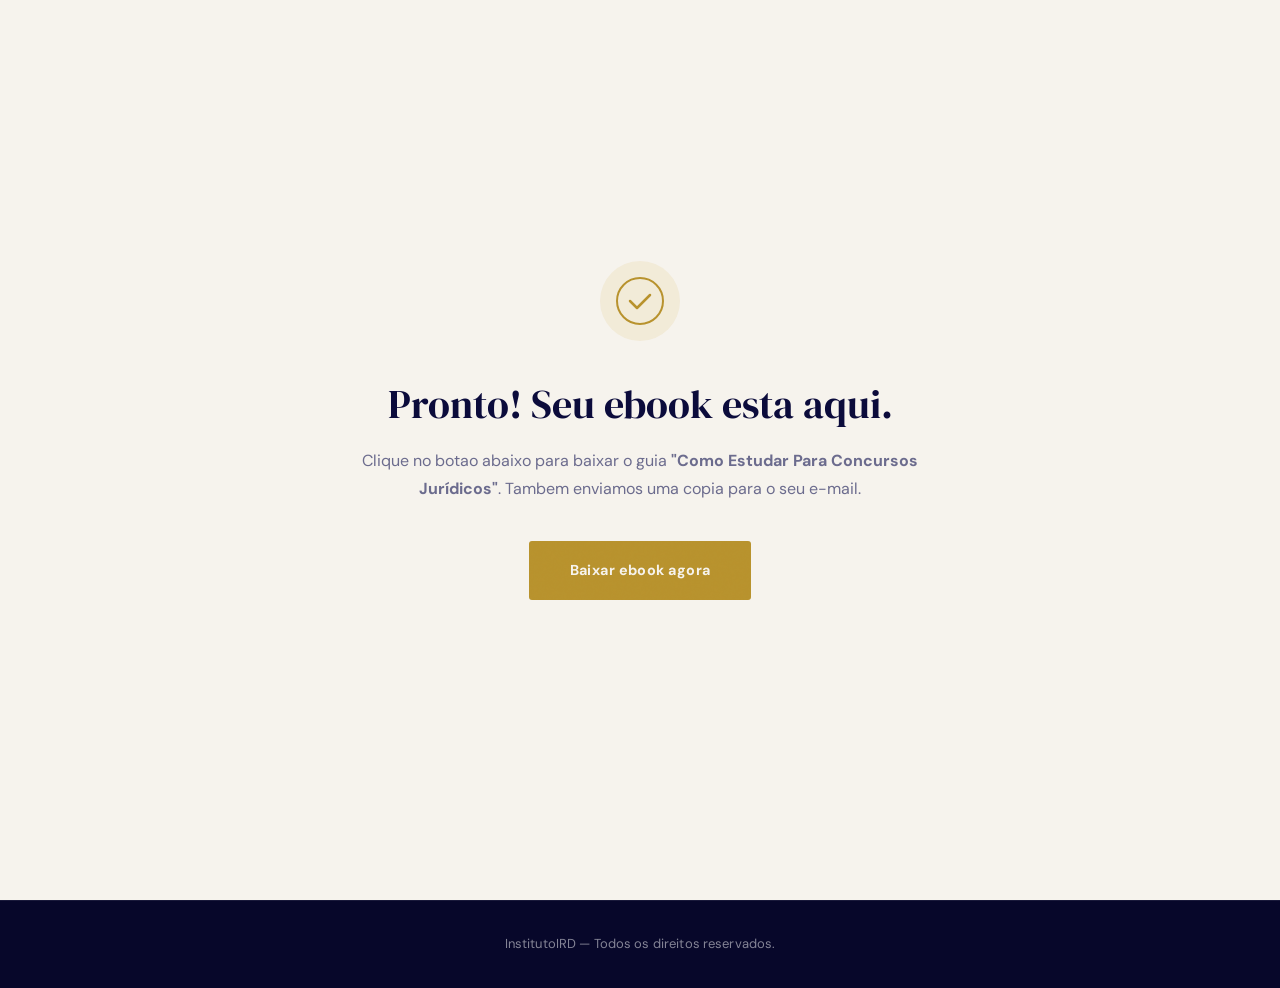
<file: lp-ebook-gratis/obrigado.html>
<!DOCTYPE html>
<html lang="pt-BR">
<head>
  <meta charset="UTF-8">
  <meta name="viewport" content="width=device-width, initial-scale=1.0">

  <title>Ebook Enviado — Como Estudar Para Concursos Jurídicos | InstitutoIRD</title>
  <meta name="robots" content="noindex, nofollow">

  <link rel="preconnect" href="https://fonts.googleapis.com">
  <link rel="preconnect" href="https://fonts.gstatic.com" crossorigin>
  <link href="https://fonts.googleapis.com/css2?family=DM+Sans:opsz,wght@9..40,400;9..40,500;9..40,700&family=DM+Serif+Display&display=swap" rel="stylesheet">

  <link rel="stylesheet" href="style.css">
</head>
<body>

  <section class="obrigado">
    <div class="obrigado__inner">
      <span class="obrigado__icon" aria-hidden="true">
        <svg width="48" height="48" viewBox="0 0 48 48" fill="none">
          <circle cx="24" cy="24" r="23" stroke="currentColor" stroke-width="2"/>
          <path d="M14 24l7 7 13-13" stroke="currentColor" stroke-width="2.5" stroke-linecap="round" stroke-linejoin="round"/>
        </svg>
      </span>
      <h1 class="obrigado__title">Pronto! Seu ebook esta aqui.</h1>
      <p class="obrigado__text">Clique no botao abaixo para baixar o guia <strong>"Como Estudar Para Concursos Jurídicos"</strong>. Tambem enviamos uma copia para o seu e-mail.</p>
      <a href="Do-Zero-a-Aprovacao-IRD.pdf" download class="btn-cta" id="downloadBtn">Baixar ebook agora</a>
      <p class="obrigado__redirect" id="redirectMsg"></p>
    </div>
  </section>

  <footer class="rodape">
    <div class="rodape__inner">
      <p>InstitutoIRD &mdash; Todos os direitos reservados.</p>
    </div>
  </footer>

  <script>
    document.getElementById('downloadBtn').addEventListener('click', function () {
      var msg = document.getElementById('redirectMsg');
      var seconds = 3;
      msg.textContent = 'Redirecionando em ' + seconds + 's...';
      var timer = setInterval(function () {
        seconds--;
        if (seconds <= 0) {
          clearInterval(timer);
          window.location.href = 'http://aulao.institutoird.com';
        } else {
          msg.textContent = 'Redirecionando em ' + seconds + 's...';
        }
      }, 1000);
    });
  </script>

</body>
</html>
</file>
<file: lp-aulao/style.css>
/* ========================================
   TOKENS
   ======================================== */
:root {
  --bg-cream:       #F6F3ED;
  --bg-beige:       #EFEBE3;
  --bg-white:       #FFFFFF;
  --bg-navy:        #0B0B3B;
  --bg-navy-deep:   #07072A;
  --navy:           #0B0B3B;
  --navy-soft:      #2E2E5E;
  --navy-muted:     #6B6B8D;
  --gold:           #B8922D;
  --gold-brand:     #D4A842;
  --gold-dark:      #9A7A24;
  --gold-light:     rgba(212, 168, 66, .12);
  --gold-glow:      rgba(184, 146, 45, .25);
  --border-warm:    #DDD8CE;
  --border-navy:    rgba(255, 255, 255, .08);
  --white:          #FFFFFF;
  --white-soft:     rgba(255, 255, 255, .85);
  --white-muted:    rgba(255, 255, 255, .5);

  --font-display: 'DM Serif Display', serif;
  --font-body:    'DM Sans', sans-serif;

  --space-xs:  clamp(.5rem, 1vw, .75rem);
  --space-sm:  clamp(.75rem, 1.5vw, 1.25rem);
  --space-md:  clamp(1.5rem, 3vw, 2.5rem);
  --space-lg:  clamp(3rem, 6vw, 5rem);
  --space-xl:  clamp(5rem, 10vw, 8rem);
  --space-2xl: clamp(7rem, 14vw, 12rem);
}


/* ========================================
   RESET & BASE
   ======================================== */
*, *::before, *::after { margin: 0; padding: 0; box-sizing: border-box; }

html {
  font-size: 16px;
  scroll-behavior: smooth;
  -webkit-font-smoothing: antialiased;
  -moz-osx-font-smoothing: grayscale;
}

body {
  font-family: var(--font-body);
  font-size: clamp(1.05rem, 1.3vw, 1.2rem);
  color: var(--navy);
  background: var(--bg-cream);
  line-height: 1.75;
  overflow-x: hidden;
}

/* Noise texture overlay */
body::after {
  content: '';
  position: fixed;
  inset: 0;
  background-image: url("data:image/svg+xml,%3Csvg viewBox='0 0 256 256' xmlns='http://www.w3.org/2000/svg'%3E%3Cfilter id='n'%3E%3CfeTurbulence type='fractalNoise' baseFrequency='.8' numOctaves='4' stitchTiles='stitch'/%3E%3C/filter%3E%3Crect width='100%25' height='100%25' filter='url(%23n)' opacity='.05'/%3E%3C/svg%3E");
  pointer-events: none;
  z-index: 9999;
  opacity: .3;
  mix-blend-mode: overlay;
}

img { max-width: 100%; display: block; }
a { text-decoration: none; color: inherit; }
strong { font-weight: 700; }

:focus-visible {
  outline: 2px solid var(--gold);
  outline-offset: 3px;
}

/* Scroll reveal */
.js-reveal {
  opacity: 0;
  transform: translateY(28px);
  transition:
    opacity .7s cubic-bezier(.16, 1, .3, 1) var(--delay, 0s),
    transform .7s cubic-bezier(.16, 1, .3, 1) var(--delay, 0s);
}
.js-reveal.is-visible {
  opacity: 1;
  transform: translateY(0);
}


/* ========================================
   SCROLL PROGRESS
   ======================================== */
.scroll-progress {
  position: fixed;
  top: 0;
  left: 0;
  right: 0;
  height: 2px;
  background: linear-gradient(90deg, var(--gold), var(--gold-brand));
  z-index: 100;
  transform-origin: left;
  transform: scaleX(var(--progress, 0));
  opacity: var(--progress-visible, 0);
  transition: opacity .3s ease;
}


/* ========================================
   SHARED: CTA BUTTON
   ======================================== */
.btn-cta {
  display: inline-block;
  font-family: var(--font-body);
  font-size: clamp(.9rem, 1.1vw, 1rem);
  font-weight: 700;
  letter-spacing: .03em;
  color: var(--bg-cream);
  background: var(--gold);
  border: none;
  padding: 1.15em 2.8em;
  border-radius: 3px;
  cursor: pointer;
  transition: background .3s ease, transform .3s ease, box-shadow .3s ease;
  animation: ctaPulse 4s ease-in-out infinite 3s;
}
.btn-cta:hover {
  background: var(--gold-dark);
  transform: translateY(-2px);
  box-shadow: 0 8px 30px var(--gold-glow);
  animation: none;
}
.btn-cta:active {
  transform: translateY(0);
  box-shadow: 0 4px 15px var(--gold-glow);
  animation: none;
}
@keyframes ctaPulse {
  0%, 100% { box-shadow: 0 0 0 0 rgba(184, 146, 45, .3); }
  50% { box-shadow: 0 0 0 8px rgba(184, 146, 45, 0); }
}


/* ========================================
   VELVET TEXTURE (navy sections)
   ======================================== */
.hero::before,
.paraquem::before,
.ctafinal::before {
  content: '';
  position: absolute;
  inset: 0;
  background:
    linear-gradient(160deg, rgba(46, 46, 94, .18) 0%, transparent 35%, rgba(7, 7, 42, .12) 100%),
    radial-gradient(ellipse at 35% 30%, rgba(46, 46, 94, .12) 0%, transparent 55%),
    radial-gradient(ellipse at 75% 70%, rgba(7, 7, 42, .1) 0%, transparent 50%);
  pointer-events: none;
  z-index: 0;
}

.hero,
.paraquem,
.ctafinal {
  box-shadow: inset 0 0 150px rgba(0, 0, 0, .1);
}


/* ========================================
   HEADER
   ======================================== */
.header {
  position: absolute;
  top: 0;
  left: 0;
  right: 0;
  z-index: 10;
  padding: 20px clamp(1.5rem, 5vw, 6rem) 0;
}

.header__inner {
  max-width: 1360px;
  margin: 0 auto;
  display: flex;
  justify-content: center;
}

.header__brasao {
  height: clamp(110px, 14vw, 175px);
  width: auto;
  display: block;
  filter:
    drop-shadow(0 0 18px rgba(212, 168, 66, .35))
    drop-shadow(0 8px 24px rgba(0, 0, 0, .55));
  animation: brasaoGlow 4s ease-in-out infinite;
}
@keyframes brasaoGlow {
  0%, 100% {
    filter:
      drop-shadow(0 0 14px rgba(212, 168, 66, .25))
      drop-shadow(0 8px 24px rgba(0, 0, 0, .55));
  }
  50% {
    filter:
      drop-shadow(0 0 22px rgba(212, 168, 66, .45))
      drop-shadow(0 8px 24px rgba(0, 0, 0, .55));
  }
}


/* ========================================
   HERO
   ======================================== */
.hero {
  background: var(--bg-navy);
  min-height: 100vh;
  min-height: 100dvh;
  display: flex;
  align-items: center;
  padding: calc(195px + var(--space-xs)) clamp(1.5rem, 5vw, 6rem) calc(var(--space-sm) + 30px);
  position: relative;
  overflow: hidden;
}

/* Ambient glows */
.hero__glow {
  position: absolute;
  top: -20%;
  right: -5%;
  width: 700px;
  height: 700px;
  background: radial-gradient(circle, rgba(184, 146, 45, .07) 0%, transparent 60%);
  pointer-events: none;
  animation: glowDrift 10s ease-in-out infinite;
  z-index: 0;
}
.hero__glow--b {
  top: auto;
  bottom: -25%;
  right: auto;
  left: -8%;
  width: 500px;
  height: 500px;
  background: radial-gradient(circle, rgba(184, 146, 45, .04) 0%, transparent 60%);
  animation-delay: -5s;
  animation-duration: 13s;
}
@keyframes glowDrift {
  0%, 100% { opacity: 1; transform: translate(0, 0); }
  50% { opacity: .6; transform: translate(-15px, 15px); }
}

/* Diagonal bottom */
.hero__angle {
  position: absolute;
  bottom: -1px;
  left: 0;
  right: 0;
  height: 50px;
  background: var(--bg-cream);
  clip-path: polygon(0 100%, 100% 0, 100% 100%);
  z-index: 1;
}

/* Layout — centered */
.hero__inner {
  max-width: 1360px;
  margin: 0 auto;
  width: 100%;
  position: relative;
  z-index: 1;
  text-align: center;
  display: flex;
  flex-direction: column;
  align-items: center;
}

.hero__content {
  max-width: 800px;
  display: flex;
  flex-direction: column;
  align-items: center;
}

.hero__badge {
  display: flex;
  align-items: center;
  justify-content: center;
  gap: 10px;
  width: 100%;
  max-width: 420px;
  margin: 0 auto;
  font-size: .72rem;
  font-weight: 500;
  letter-spacing: .14em;
  text-transform: uppercase;
  color: var(--gold-brand);
  background: rgba(212, 168, 66, .06);
  border: 1px solid rgba(212, 168, 66, .25);
  padding: .55em 1em;
  border-radius: 100px;
}

.hero__badge-live {
  width: 7px;
  height: 7px;
  background: var(--gold-brand);
  border-radius: 50%;
  flex-shrink: 0;
  animation: livePulse 2s ease-in-out infinite;
}
@keyframes livePulse {
  0%, 100% { box-shadow: 0 0 0 0 rgba(212, 168, 66, .5); }
  50% { box-shadow: 0 0 0 6px rgba(212, 168, 66, 0); }
}

.hero__headline {
  font-family: var(--font-display);
  font-size: clamp(1.6rem, 3.4vw, 2.8rem);
  font-weight: 400;
  line-height: 1.08;
  letter-spacing: -.005em;
  color: var(--white);
  margin-bottom: var(--space-xs);
  max-width: 920px;
}
.hero__headline-pre {
  display: inline-block;
  font-size: .68em;
  letter-spacing: .04em;
  color: var(--white-soft);
  text-transform: uppercase;
  font-weight: 500;
  margin-bottom: 0.25em;
}
.hero__headline-main {
  display: inline-block;
  color: var(--gold-brand);
  background: linear-gradient(135deg, var(--gold-brand) 0%, #f0d27a 50%, var(--gold-brand) 100%);
  -webkit-background-clip: text;
  background-clip: text;
  -webkit-text-fill-color: transparent;
  filter: drop-shadow(0 2px 8px rgba(212, 168, 66, .25));
}

.hero__sub {
  font-size: clamp(.9rem, 1.15vw, 1.05rem);
  line-height: 1.5;
  color: var(--white);
  max-width: 620px;
  margin: 0 auto var(--space-sm);
  font-weight: 400;
}
.hero__sub strong {
  color: var(--gold-brand);
  font-weight: 600;
}

/* Badge passa a ficar abaixo do form */
.hero__content > .hero__badge {
  margin-top: var(--space-xs);
  margin-bottom: 0;
}

.hero__bonus {
  display: grid;
  grid-template-columns: auto 1fr;
  grid-template-rows: auto auto;
  column-gap: 12px;
  row-gap: 2px;
  align-items: center;
  background: linear-gradient(135deg, rgba(212, 168, 66, .16), rgba(184, 146, 45, .08));
  border: 1px solid rgba(212, 168, 66, .35);
  border-radius: 10px;
  padding: .65rem 1rem;
  width: 100%;
  max-width: 420px;
  margin: var(--space-xs) auto 0;
  text-align: left;
  box-shadow: 0 6px 20px rgba(212, 168, 66, .14);
}
.hero__bonus-icon {
  grid-row: 1 / span 2;
  font-size: clamp(1.5rem, 2.5vw, 1.85rem);
  line-height: 1;
  color: var(--gold-brand);
  filter: drop-shadow(0 2px 6px rgba(212, 168, 66, .55));
}
.hero__bonus-label {
  grid-column: 2;
  grid-row: 1;
  font-size: .68rem;
  font-weight: 700;
  letter-spacing: .15em;
  text-transform: uppercase;
  color: var(--gold-brand);
  margin: 0;
  line-height: 1.2;
}
.hero__bonus-text {
  grid-column: 2;
  grid-row: 2;
  font-size: clamp(.85rem, 1.1vw, .95rem);
  line-height: 1.4;
  color: var(--white);
  margin: 0;
}
.hero__bonus-text strong {
  color: var(--gold-brand);
  font-weight: 700;
}



/* ========================================
   DESCOBRIR
   ======================================== */
.descobrir {
  background: var(--bg-cream);
  padding: var(--space-2xl) clamp(1.5rem, 5vw, 6rem);
  position: relative;
}

.descobrir__inner {
  max-width: 1100px;
  margin: 0 auto;
}

.descobrir__title {
  font-family: var(--font-display);
  font-size: clamp(1.75rem, 3.5vw, 2.75rem);
  font-weight: 400;
  line-height: 1.2;
  color: var(--navy);
  text-align: center;
  margin-bottom: var(--space-xl);
  position: relative;
  padding-bottom: var(--space-md);
}
.descobrir__title::after {
  content: '';
  position: absolute;
  bottom: 0;
  left: 50%;
  transform: translateX(-50%);
  width: 48px;
  height: 2px;
  background: var(--gold);
  opacity: .6;
}

.descobrir__grid {
  display: grid;
  grid-template-columns: repeat(5, 1fr);
  gap: clamp(1rem, 1.5vw, 1.25rem);
}

.descobrir__card:nth-child(1) { grid-column: 1 / 4; }
.descobrir__card:nth-child(2) { grid-column: 4 / 6; }
.descobrir__card:nth-child(3) { grid-column: 1 / 3; }
.descobrir__card:nth-child(4) { grid-column: 3 / 6; }

.descobrir__card {
  background: var(--bg-white);
  border: 1px solid var(--border-warm);
  border-radius: 4px;
  padding: clamp(1.5rem, 2.5vw, 2.25rem);
  position: relative;
  overflow: hidden;
  transition: transform .4s cubic-bezier(.16, 1, .3, 1), box-shadow .4s ease;
}
.descobrir__card:hover {
  transform: translateY(-4px);
  box-shadow: 0 16px 48px rgba(11, 11, 59, .06);
}

.descobrir__num {
  font-family: var(--font-display);
  font-size: clamp(4rem, 6vw, 5.5rem);
  color: var(--bg-beige);
  line-height: 1;
  position: absolute;
  top: -6px;
  right: 14px;
  pointer-events: none;
  user-select: none;
}

.descobrir__card-title {
  font-family: var(--font-display);
  font-size: clamp(1.12rem, 1.5vw, 1.3rem);
  font-weight: 400;
  line-height: 1.3;
  color: var(--navy);
  margin-bottom: var(--space-sm);
  position: relative;
  z-index: 1;
}
.descobrir__card p {
  font-size: clamp(.88rem, 1.1vw, 1rem);
  line-height: 1.7;
  color: var(--navy-muted);
  position: relative;
  z-index: 1;
}

.descobrir__card:nth-child(1)::after,
.descobrir__card:nth-child(4)::after {
  content: '';
  position: absolute;
  top: 20px; left: 0; bottom: 20px;
  width: 3px;
  background: var(--gold);
  border-radius: 0 3px 3px 0;
  opacity: .35;
}


/* ========================================
   AUTORA
   ======================================== */
.autora {
  background: var(--bg-white);
  padding: var(--space-2xl) clamp(1.5rem, 5vw, 6rem);
  position: relative;
}

.autora__inner {
  max-width: 1100px;
  margin: 0 auto;
  display: grid;
  grid-template-columns: 1fr 1.3fr;
  gap: clamp(3rem, 6vw, 5rem);
  align-items: start;
  position: relative;
}

.autora__inner::after {
  content: '';
  position: absolute;
  left: 43%;
  top: 10%;
  bottom: 10%;
  width: 1px;
  background: linear-gradient(to bottom, transparent, var(--border-warm) 20%, var(--border-warm) 80%, transparent);
  pointer-events: none;
}

.autora__image-wrap {
  position: sticky;
  top: calc(50vh - 200px);
  align-self: start;
  max-width: 420px;
}
.autora__image-wrap img {
  width: 100%;
  aspect-ratio: 4 / 5;
  object-fit: cover;
  border-radius: 6px 6px 80px 6px;
  position: relative;
  z-index: 1;
  transition: transform .6s cubic-bezier(.16, 1, .3, 1);
}
.autora__image-wrap--landscape img {
  aspect-ratio: 4 / 3;
  border-radius: 6px;
}
.autora__image-wrap:hover img { transform: scale(1.03); }

.autora__frame {
  position: absolute;
  top: 12px; left: 12px; right: -12px; bottom: -12px;
  border: 2px solid var(--gold);
  border-radius: 6px 6px 80px 6px;
  opacity: .15;
  pointer-events: none;
}
.autora__frame--landscape {
  border-radius: 6px;
}

.autora__content { padding-top: var(--space-lg); }

.autora__label {
  display: inline-flex;
  align-items: center;
  gap: 8px;
  font-size: clamp(.75rem, .9vw, .85rem);
  font-weight: 500;
  letter-spacing: .18em;
  text-transform: uppercase;
  color: var(--gold);
  margin-bottom: var(--space-sm);
}
.autora__label-dot {
  width: 6px; height: 6px;
  background: var(--gold);
  border-radius: 50%;
  flex-shrink: 0;
}

.autora__title {
  font-family: var(--font-display);
  font-size: clamp(2rem, 4vw, 3.25rem);
  font-weight: 400;
  line-height: 1.15;
  letter-spacing: -.01em;
  color: var(--navy);
  margin-bottom: var(--space-lg);
}

.autora__text {
  font-size: clamp(1.05rem, 1.3vw, 1.2rem);
  line-height: 1.85;
  color: var(--navy-soft);
  margin-bottom: var(--space-md);
}
.autora__text--quote {
  position: relative;
  padding-left: 1.5rem;
}
.autora__text--quote::before {
  content: '\201C';
  font-family: var(--font-display);
  font-size: 3rem;
  color: var(--gold);
  opacity: .2;
  position: absolute;
  top: -.4em;
  left: -.1rem;
  line-height: 1;
}


/* ========================================
   PARA QUEM
   ======================================== */
.paraquem {
  background: var(--bg-navy);
  clip-path: polygon(0 50px, 100% 0, 100% 100%, 0 100%);
  margin-top: -50px;
  padding: calc(var(--space-2xl) + 50px) clamp(1.5rem, 5vw, 6rem) var(--space-2xl);
  position: relative;
  overflow: hidden;
}

.paraquem__glow {
  position: absolute;
  top: 20%; left: -15%;
  width: 600px; height: 600px;
  background: radial-gradient(circle, rgba(184, 146, 45, .05) 0%, transparent 60%);
  pointer-events: none;
  animation: glowDrift 12s ease-in-out infinite;
  z-index: 0;
}

.paraquem__inner {
  max-width: 760px;
  margin: 0 auto;
  position: relative;
  z-index: 1;
}

.paraquem__title {
  font-family: var(--font-display);
  font-size: clamp(1.75rem, 3.5vw, 2.75rem);
  font-weight: 400;
  line-height: 1.2;
  color: var(--white);
  text-align: center;
  margin-bottom: var(--space-xl);
}
.paraquem__title em {
  font-style: italic;
  color: var(--gold-brand);
}

.paraquem__list {
  display: flex;
  flex-direction: column;
}
.paraquem__item {
  display: grid;
  grid-template-columns: 40px 1fr;
  gap: 16px;
  align-items: baseline;
  padding: 28px 20px;
  margin: 0 -20px;
  border-bottom: 1px solid rgba(255, 255, 255, .06);
  transition: background .3s ease;
}
.paraquem__item:first-child {
  border-top: 1px solid rgba(255, 255, 255, .06);
}
.paraquem__item:hover {
  background: rgba(255, 255, 255, .02);
}

.paraquem__num {
  font-size: .75rem;
  font-weight: 500;
  letter-spacing: .08em;
  color: var(--gold);
  opacity: .4;
  transition: opacity .3s ease;
}
.paraquem__item:hover .paraquem__num { opacity: .7; }

.paraquem__item p {
  font-size: clamp(1.05rem, 1.3vw, 1.18rem);
  line-height: 1.7;
  color: var(--white-soft);
}
.paraquem__item strong {
  color: var(--white);
  font-weight: 700;
  letter-spacing: .01em;
}


/* ========================================
   CTA FINAL
   ======================================== */
.ctafinal {
  background: var(--bg-navy-deep);
  padding: var(--space-2xl) clamp(1.5rem, 5vw, 6rem);
  position: relative;
  overflow: hidden;
}

.ctafinal__gradient {
  position: absolute;
  top: 0; left: 0; right: 0;
  height: 120px;
  background: linear-gradient(var(--bg-navy), var(--bg-navy-deep));
  pointer-events: none;
}
.ctafinal__glow {
  position: absolute;
  top: 50%; left: 50%;
  transform: translate(-50%, -50%);
  width: 800px; height: 800px;
  background: radial-gradient(circle, rgba(184, 146, 45, .06) 0%, transparent 60%);
  pointer-events: none;
  animation: ctaGlow 15s ease-in-out infinite;
  z-index: 0;
}
@keyframes ctaGlow {
  0%, 100% { opacity: 1; transform: translate(-50%, -50%) scale(1); }
  50% { opacity: .5; transform: translate(-50%, -50%) scale(1.15); }
}

.ctafinal__inner {
  max-width: 760px;
  margin: 0 auto;
  text-align: center;
  position: relative;
  z-index: 1;
}

.ctafinal__line {
  width: 40px; height: 1px;
  background: var(--gold);
  opacity: .35;
  margin: 0 auto var(--space-md);
}

.ctafinal__headline {
  font-family: var(--font-display);
  font-size: clamp(2rem, 4vw, 3.25rem);
  font-weight: 400;
  line-height: 1.15;
  letter-spacing: -.01em;
  color: var(--white);
  margin-bottom: var(--space-md);
}
.ctafinal__headline span { color: var(--gold-brand); }

.ctafinal__text {
  font-size: clamp(1.05rem, 1.3vw, 1.2rem);
  line-height: 1.8;
  color: var(--white-muted);
  margin-bottom: var(--space-lg);
}
.ctafinal__text strong { color: var(--white); }
.ctafinal__text--gold { color: var(--gold-brand) !important; }

.ctafinal__cta-area { display: flex; flex-direction: column; align-items: center; }
.ctafinal__sub {
  margin-top: var(--space-sm);
  font-size: .8rem;
  color: var(--white-muted);
  opacity: .5;
}


/* ========================================
   FAQ
   ======================================== */
.faq {
  background: var(--bg-cream);
  padding: var(--space-2xl) clamp(1.5rem, 5vw, 6rem);
}

.faq__inner {
  max-width: 720px;
  margin: 0 auto;
}

.faq__title {
  font-family: var(--font-display);
  font-size: clamp(1.75rem, 3.5vw, 2.75rem);
  font-weight: 400;
  line-height: 1.2;
  color: var(--navy);
  text-align: center;
  margin-bottom: var(--space-xl);
  position: relative;
  padding-bottom: var(--space-md);
}
.faq__title::after {
  content: '';
  position: absolute;
  bottom: 0; left: 50%;
  transform: translateX(-50%);
  width: 48px; height: 2px;
  background: var(--gold);
  opacity: .6;
}

.faq__item {
  border-bottom: 1px solid var(--border-warm);
}
.faq__item:first-child {
  border-top: 1px solid var(--border-warm);
}

.faq__question {
  display: flex;
  align-items: center;
  justify-content: space-between;
  gap: 16px;
  padding: 24px 0;
  cursor: pointer;
  list-style: none;
  font-size: clamp(1rem, 1.2vw, 1.12rem);
  font-weight: 500;
  line-height: 1.5;
  color: var(--navy);
}
.faq__question::-webkit-details-marker { display: none; }

.faq__question span:first-child { position: relative; }
.faq__question span:first-child::after {
  content: '';
  position: absolute;
  bottom: -2px; left: 0;
  width: 0; height: 1px;
  background: var(--gold);
  transition: width .4s cubic-bezier(.16, 1, .3, 1);
}
.faq__question:hover span:first-child::after { width: 100%; }

.faq__icon {
  width: 16px; height: 16px;
  flex-shrink: 0;
  position: relative;
}
.faq__icon::before,
.faq__icon::after {
  content: '';
  position: absolute;
  top: 50%; left: 50%;
  background: var(--navy);
  border-radius: 1px;
}
.faq__icon::before {
  width: 14px; height: 2px;
  transform: translate(-50%, -50%);
}
.faq__icon::after {
  width: 2px; height: 14px;
  transform: translate(-50%, -50%);
  transition: transform .4s cubic-bezier(.16, 1, .3, 1), opacity .4s ease;
}
.faq__item[open] .faq__icon::after {
  transform: translate(-50%, -50%) rotate(90deg);
  opacity: 0;
}

.faq__answer {
  overflow: hidden;
  transition: max-height .5s cubic-bezier(.16, 1, .3, 1);
}
.faq__answer p {
  padding-bottom: 24px;
  font-size: clamp(.95rem, 1.1vw, 1.05rem);
  line-height: 1.75;
  color: var(--navy-muted);
}


/* ========================================
   RODAPE
   ======================================== */
.rodape {
  background: var(--bg-cream);
  padding: var(--space-lg) clamp(1.5rem, 5vw, 6rem);
  border-top: 1px solid var(--border-warm);
}
.rodape__inner {
  max-width: 1360px;
  margin: 0 auto;
  text-align: center;
}
.rodape__inner p {
  font-size: .8rem;
  line-height: 1.5;
  color: var(--navy-muted);
}


/* ========================================
   AULAO FORM (inline)
   ======================================== */
.aulao-form-card {
  position: relative;
  background: var(--bg-cream);
  border-radius: 10px;
  width: 100%;
  max-width: 420px;
  padding: 1.1rem 1.35rem 1rem;
  margin: 0 auto;
  box-shadow:
    0 18px 48px rgba(0, 0, 0, .25),
    0 4px 14px rgba(0, 0, 0, .12);
  text-align: left;
}

.aulao-form-card--on-dark {
  box-shadow:
    0 24px 64px rgba(0, 0, 0, .4),
    0 6px 20px rgba(0, 0, 0, .25);
}

.aulao-form__field { margin-bottom: 9px; }

.aulao-form__field label {
  display: block;
  font-size: .7rem;
  font-weight: 600;
  letter-spacing: .08em;
  text-transform: uppercase;
  color: var(--navy);
  margin-bottom: 4px;
  transition: color .2s ease;
}
.aulao-form__field:has(input:focus) label {
  color: var(--gold-dark);
}

.aulao-form__field input {
  display: block;
  width: 100%;
  font-family: var(--font-body);
  font-size: .95rem;
  font-weight: 500;
  color: var(--navy);
  background: var(--bg-white);
  border: 1.5px solid var(--border-warm);
  border-radius: 6px;
  padding: .6em .9em;
  transition: border-color .2s ease, box-shadow .2s ease, background .2s ease;
}
.aulao-form__field input::placeholder {
  color: var(--navy-muted);
  font-weight: 400;
  opacity: .65;
}
.aulao-form__field input:hover {
  border-color: var(--navy-muted);
}
.aulao-form__field input:focus {
  outline: none;
  border-color: var(--gold);
  background: var(--bg-white);
  box-shadow: 0 0 0 3px var(--gold-light);
}

.aulao-form__cta {
  display: block;
  width: 100%;
  font-family: var(--font-body);
  font-size: .95rem;
  font-weight: 700;
  letter-spacing: .05em;
  color: var(--bg-cream);
  background: var(--gold);
  border: none;
  padding: .85em;
  border-radius: 6px;
  cursor: pointer;
  margin-top: .7rem;
  text-transform: uppercase;
  transition: background .3s ease, transform .3s ease, box-shadow .3s ease;
}
.aulao-form__cta:hover {
  background: var(--gold-dark);
  transform: translateY(-2px);
  box-shadow: 0 8px 24px var(--gold-glow);
}
.aulao-form__cta:active {
  transform: translateY(0);
}
.aulao-form__cta:disabled {
  opacity: .6;
  cursor: not-allowed;
  transform: none;
  box-shadow: none;
}

.aulao-form__note {
  text-align: center;
  font-size: .78rem;
  font-weight: 500;
  color: var(--navy-muted);
  margin-top: 9px;
  letter-spacing: .01em;
}

/* Success state */
.aulao-form__success {
  text-align: center;
  padding: var(--space-md) clamp(1.25rem, 3vw, 2rem);
  background: var(--bg-cream);
  border-radius: 8px;
  max-width: 440px;
  margin: 0 auto;
  box-shadow:
    0 18px 48px rgba(0, 0, 0, .25),
    0 4px 14px rgba(0, 0, 0, .12);
}
.aulao-form__success-icon {
  width: 56px; height: 56px;
  margin: 0 auto var(--space-sm);
  border-radius: 50%;
  background: var(--gold-light);
  display: flex;
  align-items: center;
  justify-content: center;
  color: var(--gold);
}
.aulao-form__success h4 {
  font-family: var(--font-display);
  font-size: 1.3rem;
  color: var(--navy);
  margin-bottom: 8px;
}
.aulao-form__success p {
  font-size: .95rem;
  color: var(--navy-muted);
  line-height: 1.6;
}


/* ========================================
   SECTION MEIO (form intermediario)
   ======================================== */
.aulao-meio {
  background: var(--bg-cream);
  padding: var(--space-xl) clamp(1.5rem, 5vw, 6rem);
  border-top: 1px solid var(--border-warm);
  border-bottom: 1px solid var(--border-warm);
}
.aulao-meio__inner {
  max-width: 640px;
  margin: 0 auto;
  text-align: center;
}
.aulao-meio__title {
  font-family: var(--font-display);
  font-size: clamp(1.6rem, 3vw, 2.4rem);
  font-weight: 400;
  line-height: 1.2;
  color: var(--navy);
  margin-bottom: var(--space-sm);
}
.aulao-meio__sub {
  font-size: clamp(.95rem, 1.2vw, 1.05rem);
  line-height: 1.6;
  color: var(--navy-muted);
  margin-bottom: var(--space-md);
}


/* ========================================
   RESPONSIVE
   ======================================== */

@media (max-width: 1024px) {
  .descobrir__grid { grid-template-columns: 1fr 1fr; }
  .descobrir__card:nth-child(1),
  .descobrir__card:nth-child(2),
  .descobrir__card:nth-child(3),
  .descobrir__card:nth-child(4) { grid-column: auto; }

  .autora__inner { grid-template-columns: 1fr; text-align: center; }
  .autora__inner::after { display: none; }
  .autora__image-wrap { position: static; max-width: 360px; margin: 0 auto; }
  .autora__frame { display: none; }
  .autora__content { padding-top: var(--space-md); }
  .autora__text--quote { padding-left: 0; }
  .autora__text--quote::before { display: none; }

  .paraquem__inner { max-width: 620px; }
  .ctafinal__inner { max-width: 600px; }
}

@media (max-width: 600px) {
  .hero {
    padding-top: 130px;
    padding-bottom: calc(var(--space-xs) + 20px);
  }
  .hero__headline { font-size: clamp(1.55rem, 7vw, 2.05rem); margin-bottom: 6px; line-height: 1.05; }
  .hero__headline-pre { font-size: .42em; margin-bottom: 0.15em; }
  .hero__sub { font-size: clamp(.8rem, 3.2vw, .9rem); margin-bottom: 10px; line-height: 1.4; }
  .hero__bonus-text { font-size: clamp(.74rem, 2.9vw, .85rem); line-height: 1.3; }
  .hero__bonus-icon { font-size: 1.25rem; }
  .hero__bonus-label { font-size: .58rem; }
  .hero__bonus { padding: .5rem .8rem; column-gap: 9px; row-gap: 1px; margin-top: 8px; }
  .hero__angle { height: 28px; }
  .hero__badge { font-size: .62rem; padding: .5em .9em; letter-spacing: .1em; margin-top: 8px; }
  .aulao-form-card { padding: .85rem .95rem .8rem; }
  .aulao-form__field { margin-bottom: 7px; }
  .aulao-form__field label { font-size: .62rem; margin-bottom: 3px; letter-spacing: .04em; }
  .aulao-form__field input { padding: .5em .85em; font-size: 16px; border-radius: 5px; }
  .aulao-form__cta { padding: .7em; font-size: .85rem; margin-top: .55rem; letter-spacing: .04em; border-radius: 5px; }
  .aulao-form__note { font-size: .68rem; margin-top: 6px; }

  .aulao-form__success { padding: var(--space-md) 1rem; }
  .aulao-form__success-icon { width: 48px; height: 48px; }
  .aulao-form__success h4 { font-size: 1.1rem; }
  .aulao-form__success p { font-size: .85rem; }

  .aulao-meio { padding: var(--space-lg) 1rem; }
  .aulao-meio__title { font-size: clamp(1.4rem, 5.5vw, 1.85rem); }
  .aulao-meio__sub { font-size: clamp(.85rem, 3.2vw, .95rem); }

  .ctafinal { padding-left: 1rem; padding-right: 1rem; }

  .header { padding: 14px 1rem 0; }

  .btn-cta { width: 100%; text-align: center; padding: 1.1em 1.5em; font-size: .9rem; }

  .descobrir__grid { grid-template-columns: 1fr; }
  .descobrir__card:nth-child(1),
  .descobrir__card:nth-child(2),
  .descobrir__card:nth-child(3),
  .descobrir__card:nth-child(4) { grid-column: auto; }

  .autora__image-wrap { max-width: 100%; }
  .autora__image-wrap--landscape { max-width: 100%; }
  .autora__image-wrap img { border-radius: 6px 6px 60px 6px; }
  .autora__image-wrap--landscape img { border-radius: 6px; }
  .autora__title { font-size: clamp(1.5rem, 5vw, 2rem); }

  .paraquem { clip-path: polygon(0 35px, 100% 0, 100% 100%, 0 100%); padding-top: calc(var(--space-2xl) + 35px); }
  .paraquem__title { font-size: clamp(1.5rem, 6vw, 2rem); }
  .paraquem__item { grid-template-columns: 1fr; gap: 6px; padding: 20px 16px; margin: 0 -16px; }
  .paraquem__num { font-size: .7rem; }

  .ctafinal__headline { font-size: clamp(1.5rem, 5.5vw, 1.85rem); }
  .ctafinal__text { font-size: clamp(.9rem, 3.5vw, 1rem); }
  .ctafinal__gradient { height: 80px; }

  .faq__title { font-size: clamp(1.5rem, 5vw, 2rem); }
  .faq__question { padding: 20px 0; font-size: clamp(.9rem, 3.5vw, 1rem); }
  .faq__answer p { padding-bottom: 20px; font-size: clamp(.85rem, 3.2vw, .95rem); }

  .aulao-form-card { padding: clamp(1.5rem, 5vw, 2rem); border-radius: 6px; }
  .aulao-form__field input { font-size: 16px; }
  .aulao-meio { padding: var(--space-lg) clamp(1rem, 4vw, 2rem); }
  .aulao-meio__title { font-size: clamp(1.4rem, 5.5vw, 1.85rem); }
}

/* Smartphones bem pequenos (iPhone SE, ~360px) */
@media (max-width: 380px) {
  .hero__headline { font-size: clamp(1.7rem, 8vw, 2rem); }
  .hero__bonus { padding: .7rem .9rem; column-gap: 10px; }
  .hero__bonus-icon { font-size: 1.3rem; }
  .hero__bonus-text { font-size: .8rem; line-height: 1.35; }
  .hero__bonus-label { font-size: .6rem; letter-spacing: .12em; }
  .hero__badge { font-size: .62rem; padding: .55em .9em; letter-spacing: .1em; }
  .aulao-form-card { padding: 1rem 1rem .9rem; }
  .aulao-form__field input { padding: .6em .8em; }
  .aulao-form__cta { font-size: .85rem; padding: .75em; }
  .aulao-form__note { font-size: .72rem; }
  .ctafinal__headline { font-size: clamp(1.3rem, 5vw, 1.6rem); }
}

/* Reduced motion */
@media (prefers-reduced-motion: reduce) {
  *, *::before, *::after {
    animation-duration: 0.01ms !important;
    transition-duration: 0.01ms !important;
  }
}
</file>
<file: pagina-vendas-ebook/style.css>
/* ========================================
   TOKENS
   ======================================== */
:root {
  --bg-cream:       #F6F3ED;
  --bg-beige:       #EFEBE3;
  --bg-white:       #FFFFFF;
  --bg-navy:        #0B0B3B;
  --bg-navy-deep:   #07072A;
  --navy:           #0B0B3B;
  --navy-soft:      #2E2E5E;
  --navy-muted:     #6B6B8D;
  --gold:           #B8922D;
  --gold-brand:     #D4A842;
  --gold-dark:      #9A7A24;
  --gold-light:     rgba(212, 168, 66, .12);
  --gold-glow:      rgba(184, 146, 45, .25);
  --border-warm:    #DDD8CE;
  --border-navy:    rgba(255, 255, 255, .08);
  --white:          #FFFFFF;
  --white-soft:     rgba(255, 255, 255, .85);
  --white-muted:    rgba(255, 255, 255, .5);

  --font-display: 'DM Serif Display', serif;
  --font-body:    'DM Sans', sans-serif;

  --space-xs:  clamp(.5rem, 1vw, .75rem);
  --space-sm:  clamp(.75rem, 1.5vw, 1.25rem);
  --space-md:  clamp(1.5rem, 3vw, 2.5rem);
  --space-lg:  clamp(3rem, 6vw, 5rem);
  --space-xl:  clamp(5rem, 10vw, 8rem);
  --space-2xl: clamp(7rem, 14vw, 12rem);
}


/* ========================================
   RESET & BASE
   ======================================== */
*, *::before, *::after { margin: 0; padding: 0; box-sizing: border-box; }

html {
  font-size: 16px;
  scroll-behavior: smooth;
  -webkit-font-smoothing: antialiased;
  -moz-osx-font-smoothing: grayscale;
}

body {
  font-family: var(--font-body);
  font-size: clamp(1.05rem, 1.3vw, 1.2rem);
  color: var(--navy);
  background: var(--bg-cream);
  line-height: 1.75;
  overflow-x: hidden;
}


img { max-width: 100%; display: block; }
a { text-decoration: none; color: inherit; }
strong { font-weight: 700; }
em { font-style: italic; }
ul { list-style: none; }

/* Focus visible */
:focus-visible {
  outline: 2px solid var(--gold);
  outline-offset: 3px;
}

/* Reveal base */
.js-reveal,
.js-reveal-block,
.js-reveal-card,
.js-reveal-item,
.js-reveal-spotlight {
  opacity: 0;
  transform: translateY(24px);
  transition: opacity .7s ease-out, transform .7s ease-out;
}
.js-reveal.is-visible,
.js-reveal-block.is-visible,
.js-reveal-card.is-visible,
.js-reveal-item.is-visible,
.js-reveal-spotlight.is-visible {
  opacity: 1;
  transform: translateY(0);
}


/* ========================================
   HEADER
   ======================================== */
.header {
  background: var(--bg-cream);
  padding: 20px clamp(1.5rem, 5vw, 6rem);
  position: relative;
}

.header::after {
  content: '';
  position: absolute;
  bottom: 0;
  left: 50%;
  transform: translateX(-50%);
  width: 60px;
  height: 1px;
  background: var(--gold);
  opacity: .4;
}

.header__inner {
  max-width: 1360px;
  margin: 0 auto;
  display: flex;
  justify-content: center;
  align-items: center;
}

.header__logo {
  height: 44px;
  width: auto;
  display: block;
  filter: brightness(0) saturate(100%) invert(7%) sepia(50%) saturate(4500%) hue-rotate(230deg) brightness(80%);
}


/* ========================================
   S1: HERO
   ======================================== */
.hero {
  background: var(--bg-cream);
  min-height: 100vh;
  min-height: 100dvh;
  display: flex;
  align-items: center;
  justify-content: center;
  padding: var(--space-lg) clamp(1.5rem, 5vw, 6rem);
  position: relative;
}

.hero__inner {
  width: 100%;
  max-width: 760px;
  margin: 0 auto;
  position: relative;
}

.hero__eyebrow {
  font-family: var(--font-body);
  font-size: clamp(.75rem, 1vw, .875rem);
  font-weight: 500;
  letter-spacing: .18em;
  text-transform: uppercase;
  color: var(--gold);
  margin-bottom: var(--space-md);
}

.hero__headline {
  font-family: var(--font-display);
  font-size: clamp(2.5rem, 7vw, 6.5rem);
  font-weight: 400;
  line-height: 1.05;
  letter-spacing: -.02em;
  color: var(--navy);
  margin-bottom: var(--space-lg);
}

.hero__headline--accent {
  color: var(--gold);
  font-style: italic;
  display: inline-block;
  position: relative;
}

.hero__headline--accent::after {
  content: '';
  position: absolute;
  bottom: .08em;
  left: 0;
  width: 100%;
  height: 3px;
  background: var(--gold);
}

.hero__bottom {
}

.hero__sub-text {
  font-size: clamp(1.15rem, 1.6vw, 1.4rem);
  line-height: 1.7;
  color: var(--navy-soft);
  max-width: 600px;
  margin-bottom: var(--space-xs);
}

.hero__sub-text strong { color: var(--navy); }

.hero__sub-detail {
  font-size: clamp(1rem, 1.2vw, 1.1rem);
  color: var(--navy-muted);
  margin-bottom: var(--space-lg);
  max-width: 600px;
}

.hero__cta-area { text-align: left; }

.hero__cta {
  display: inline-block;
  font-family: var(--font-body);
  font-size: clamp(.875rem, 1.1vw, 1rem);
  font-weight: 700;
  letter-spacing: .04em;
  color: var(--bg-cream);
  background: var(--gold);
  padding: 1.15em 2.5em;
  border-radius: 2px;
  transition: background .3s ease, transform .3s ease, box-shadow .3s ease;
}

.hero__cta:hover {
  background: var(--gold-dark);
  transform: translateY(-2px);
  box-shadow: 0 8px 30px var(--gold-glow);
}

.hero__cta:active {
  transform: translateY(0);
  box-shadow: 0 4px 15px var(--gold-glow);
}

.hero__guarantee {
  margin-top: var(--space-sm);
  font-size: .8rem;
  line-height: 1.5;
  color: var(--navy-muted);
}



/* ========================================
   S2: ESPELHO
   ======================================== */
.espelho {
  background: var(--bg-white);
  padding: var(--space-2xl) clamp(1.5rem, 5vw, 6rem);
  position: relative;
}

.espelho::before {
  content: '';
  position: absolute;
  top: 0;
  left: 50%;
  transform: translateX(-50%);
  width: 1px;
  height: 80px;
  background: var(--border-warm);
}

.espelho__inner {
  max-width: 680px;
  margin: 0 auto;
}

.espelho__title {
  font-family: var(--font-display);
  font-size: clamp(1.75rem, 3.5vw, 2.75rem);
  font-weight: 400;
  line-height: 1.2;
  color: var(--navy);
  margin-bottom: var(--space-lg);
  text-align: center;
}

.espelho__content {
  font-size: clamp(1.1rem, 1.4vw, 1.25rem);
  line-height: 1.85;
  color: var(--navy-soft);
}

.espelho__content p { margin-bottom: var(--space-md); }

.espelho__lead {
  font-size: clamp(1.15rem, 1.5vw, 1.3rem);
  color: var(--navy);
}

.espelho__highlight {
  font-family: var(--font-display);
  font-size: clamp(1.5rem, 2.8vw, 2.25rem);
  color: var(--gold);
  text-align: center;
  padding: var(--space-md) 0;
  position: relative;
}

.espelho__highlight::before,
.espelho__highlight::after {
  content: '';
  display: block;
  width: 40px;
  height: 1px;
  background: var(--border-warm);
  margin: 0 auto var(--space-sm);
}

.espelho__highlight::after {
  margin: var(--space-sm) auto 0;
}

.espelho__content strong { color: var(--navy); }

.espelho__closing {
  font-style: italic;
  color: var(--navy-muted);
  border-left: 3px solid var(--gold);
  padding-left: var(--space-md);
}


/* ========================================
   S3: O PROBLEMA REAL (NAVY)
   ======================================== */
.problema {
  background: var(--bg-navy);
  padding: var(--space-2xl) clamp(1.5rem, 5vw, 6rem);
  position: relative;
  clip-path: polygon(0 40px, 100% 0, 100% 100%, 0 100%);
  margin-top: -40px;
}

.problema__glow {
  position: absolute;
  top: 0;
  right: 0;
  width: 600px;
  height: 600px;
  background: radial-gradient(circle, rgba(184, 146, 45, .06) 0%, transparent 70%);
  pointer-events: none;
}

.problema__inner {
  max-width: 1360px;
  margin: 0 auto;
  display: grid;
  grid-template-columns: 1.8fr 1fr;
  gap: var(--space-xl);
  align-items: center;
  padding-top: 40px;
}

.problema__title {
  font-family: var(--font-display);
  font-size: clamp(2rem, 4vw, 3.25rem);
  font-weight: 400;
  line-height: 1.15;
  color: var(--white);
  margin-bottom: var(--space-lg);
}

.problema__text p {
  font-size: clamp(1.1rem, 1.4vw, 1.25rem);
  line-height: 1.85;
  color: var(--white-soft);
  margin-bottom: var(--space-md);
}

.problema__text strong {
  color: var(--white);
  letter-spacing: .03em;
}

.problema__accent {
  color: var(--gold-brand) !important;
  font-weight: 700;
}

/* Right blocks */
.problema__blocks {
  display: flex;
  flex-direction: column;
  gap: 12px;
}

.problema__block {
  background: rgba(255, 255, 255, .04);
  border: 1px solid rgba(255, 255, 255, .06);
  border-radius: 4px;
  padding: 20px 28px;
  font-size: clamp(.9rem, 1.1vw, 1rem);
  font-weight: 500;
  color: var(--white-soft);
  transition: opacity .3s ease;
}

.problema__block:nth-child(1) { opacity: .5; }
.problema__block:nth-child(2) { opacity: .6; }
.problema__block:nth-child(3) { opacity: .7; }
.problema__block:nth-child(4) { opacity: .85; }
.problema__block:nth-child(5) { opacity: 1; }

.problema__block--highlight {
  border-color: var(--gold) !important;
  background: rgba(184, 146, 45, .08) !important;
}

.problema__block-accent {
  color: var(--gold-brand);
  font-weight: 700;
}


/* ========================================
   S4: A SOLUCAO
   ======================================== */
.solucao {
  background: var(--bg-cream);
  padding: var(--space-2xl) clamp(1.5rem, 5vw, 6rem);
}

.solucao__inner {
  max-width: 960px;
  margin: 0 auto;
  text-align: center;
}

.solucao__title {
  font-family: var(--font-display);
  font-size: clamp(2rem, 4vw, 3.25rem);
  font-weight: 400;
  line-height: 1.15;
  color: var(--navy);
  margin-bottom: var(--space-md);
}

.solucao__line {
  width: 80px;
  height: 2px;
  background: var(--gold);
  margin: 0 auto var(--space-lg);
  transform: scaleX(0);
  transform-origin: center;
  transition: transform .8s ease-out;
}

.solucao__line.is-visible {
  transform: scaleX(1);
}

.solucao__content {
  max-width: 720px;
  margin: 0 auto;
  text-align: left;
}

.solucao__content p {
  font-size: clamp(1.1rem, 1.4vw, 1.25rem);
  line-height: 1.85;
  color: var(--navy-soft);
  margin-bottom: var(--space-md);
}

.solucao__content strong {
  color: var(--navy);
  letter-spacing: .03em;
}

.solucao__badge {
  display: inline-flex;
  align-items: center;
  gap: 0;
  margin-top: var(--space-md);
}

.solucao__badge span {
  font-size: .8rem;
  font-weight: 500;
  letter-spacing: .1em;
  text-transform: uppercase;
  color: var(--navy-muted);
}

.solucao__badge-sep {
  display: inline-block;
  width: 1px;
  height: 16px;
  background: var(--border-warm);
  margin: 0 16px;
}


/* ========================================
   S5: BENTO BOX — O QUE VAI APRENDER
   ======================================== */
.aprender {
  background: var(--bg-white);
  padding: var(--space-2xl) clamp(1.5rem, 5vw, 6rem);
}

.aprender__inner {
  max-width: 1360px;
  margin: 0 auto;
}

.aprender__title {
  font-family: var(--font-display);
  font-size: clamp(2rem, 4vw, 3.25rem);
  font-weight: 400;
  line-height: 1.15;
  text-align: center;
  color: var(--navy);
  margin-bottom: var(--space-xl);
}

.aprender__grid {
  display: grid;
  grid-template-columns: repeat(3, 1fr);
  gap: 20px;
}

.aprender__card {
  background: var(--bg-cream);
  border: 1px solid var(--border-warm);
  border-radius: 8px;
  padding: clamp(28px, 3vw, 40px);
  position: relative;
  overflow: hidden;
  transition: transform .4s cubic-bezier(0.16, 1, 0.3, 1),
              box-shadow .4s cubic-bezier(0.16, 1, 0.3, 1),
              border-color .4s ease;
}

.aprender__card:hover {
  transform: translateY(-6px);
  box-shadow: 0 16px 40px rgba(11, 11, 59, .06);
  border-color: rgba(184, 146, 45, .3);
}

.aprender__card--wide {
  grid-column: span 2;
  border-left: 3px solid var(--gold);
}

/* Ghost number */
.aprender__card::before {
  content: attr(data-num);
  position: absolute;
  top: 16px;
  right: 24px;
  font-family: var(--font-display);
  font-size: clamp(2.5rem, 4vw, 4rem);
  font-style: italic;
  color: rgba(11, 11, 59, .05);
  line-height: 1;
  pointer-events: none;
}

.aprender__card-title {
  font-family: var(--font-body);
  font-size: clamp(.95rem, 1.1vw, 1.05rem);
  font-weight: 700;
  line-height: 1.3;
  color: var(--navy);
  margin-bottom: 16px;
}

.aprender__card-list li {
  font-size: clamp(1rem, 1.1vw, 1.1rem);
  line-height: 1.7;
  color: var(--navy-soft);
  padding-left: 20px;
  margin-bottom: 10px;
  position: relative;
}

.aprender__card-list li::before {
  content: '\2014';
  position: absolute;
  left: 0;
  color: var(--gold);
  font-weight: 700;
}


/* ========================================
   S6: SOBRE A DRA. LARISSA
   ======================================== */
.autora {
  background: var(--bg-beige);
  padding: var(--space-2xl) 0 var(--space-2xl) clamp(1.5rem, 5vw, 6rem);
  overflow: hidden;
}

.autora__inner {
  max-width: 1360px;
  margin: 0 auto;
  display: grid;
  grid-template-columns: 1fr 1.2fr;
  gap: 0;
  align-items: center;
}

.autora__image {
  min-height: 500px;
  display: flex;
  align-items: center;
  justify-content: center;
  border-radius: 0 12px 12px 0;
  overflow: hidden;
}

.autora__image img {
  width: 100%;
  height: 100%;
  object-fit: cover;
  object-position: center top;
}

.autora__content {
  padding-left: var(--space-xl);
  padding-right: clamp(1.5rem, 5vw, 6rem);
}

.autora__title {
  font-family: var(--font-display);
  font-size: clamp(1.75rem, 3vw, 2.5rem);
  font-weight: 400;
  line-height: 1.2;
  color: var(--navy);
  margin-bottom: var(--space-lg);
}

.autora__content p {
  font-size: clamp(1.1rem, 1.4vw, 1.25rem);
  line-height: 1.85;
  color: var(--navy-soft);
  margin-bottom: var(--space-md);
}

.autora__quote {
  font-style: italic;
  color: var(--navy) !important;
  position: relative;
  padding-left: 2rem;
}

.autora__quote-mark {
  position: absolute;
  left: -1rem;
  top: -.5rem;
  font-family: var(--font-display);
  font-size: 6rem;
  color: var(--gold);
  opacity: .3;
  line-height: 1;
  pointer-events: none;
}


/* ========================================
   S7: PARA QUEM E (NAVY)
   ======================================== */
.paraquem {
  background: var(--bg-navy);
  padding: var(--space-2xl) clamp(1.5rem, 5vw, 6rem);
  position: relative;
}

.paraquem__glow {
  position: absolute;
  bottom: 0;
  left: 50%;
  transform: translateX(-50%);
  width: 800px;
  height: 800px;
  background: radial-gradient(circle, rgba(184, 146, 45, .04) 0%, transparent 70%);
  pointer-events: none;
}

.paraquem__inner {
  max-width: 960px;
  margin: 0 auto;
}

.paraquem__title {
  font-family: var(--font-display);
  font-size: clamp(2rem, 4vw, 3.25rem);
  font-weight: 400;
  line-height: 1.15;
  text-align: center;
  color: var(--white);
  margin-bottom: var(--space-xl);
}

.paraquem__title em {
  color: var(--gold);
}

.paraquem__list {
  margin-bottom: var(--space-lg);
}

.paraquem__item {
  display: flex;
  align-items: flex-start;
  gap: 20px;
  padding: 16px 0;
  border-bottom: 1px solid var(--border-navy);
}

.paraquem__item:last-child {
  border-bottom: none;
}

.paraquem__dash {
  display: block;
  width: 24px;
  min-width: 24px;
  height: 2px;
  background: var(--gold);
  margin-top: .75em;
  transform: scaleX(0);
  transform-origin: left;
  transition: transform .4s ease-out;
}

.paraquem__item.is-visible .paraquem__dash {
  transform: scaleX(1);
}

.paraquem__item p {
  font-size: clamp(1.1rem, 1.3vw, 1.2rem);
  line-height: 1.7;
  color: var(--white-soft);
}

.paraquem__item strong {
  color: var(--gold-brand);
  font-weight: 700;
}

.paraquem__closing {
  font-size: clamp(.95rem, 1.1vw, 1rem);
  line-height: 1.7;
  color: var(--white-muted);
  text-align: center;
  font-style: italic;
  max-width: 600px;
  margin: var(--space-lg) auto 0;
}


/* ========================================
   S8: OFERTA + PRECO
   ======================================== */
.oferta {
  background: var(--bg-cream);
  padding: var(--space-2xl) clamp(1.5rem, 5vw, 6rem);
}

.oferta__inner {
  max-width: 800px;
  margin: 0 auto;
}

.oferta__title {
  font-family: var(--font-display);
  font-size: clamp(2rem, 4vw, 3.25rem);
  font-weight: 400;
  line-height: 1.15;
  text-align: center;
  color: var(--navy);
  margin-bottom: var(--space-md);
}

.oferta__intro {
  font-size: clamp(.95rem, 1.1vw, 1.05rem);
  line-height: 1.7;
  color: var(--navy-soft);
  text-align: center;
  margin-bottom: var(--space-lg);
}

/* Spotlight */
.oferta__spotlight {
  background: var(--bg-white);
  border: 1px solid var(--border-warm);
  border-radius: 12px;
  padding: clamp(40px, 5vw, 64px);
  text-align: center;
  box-shadow: 0 4px 20px rgba(11, 11, 59, .04);
  transition: box-shadow .4s ease;
}

.oferta__spotlight:hover {
  box-shadow: 0 8px 30px rgba(11, 11, 59, .06);
}

.oferta__price {
  margin-bottom: var(--space-md);
}

.oferta__price-currency {
  font-family: var(--font-body);
  font-weight: 500;
  font-size: clamp(1.25rem, 2vw, 1.5rem);
  color: var(--navy-muted);
  vertical-align: super;
  line-height: 1;
}

.oferta__price-value {
  font-family: var(--font-display);
  font-size: clamp(4rem, 8vw, 6rem);
  color: var(--navy);
  line-height: 1;
}

.oferta__spotlight p {
  font-size: clamp(1.05rem, 1.3vw, 1.2rem);
  line-height: 1.75;
  color: var(--navy-soft);
  margin-bottom: var(--space-sm);
}

.oferta__spotlight p strong {
  font-weight: 500;
  color: var(--navy);
}

.oferta__cta {
  display: inline-block;
  font-family: var(--font-body);
  font-size: clamp(1rem, 1.2vw, 1.1rem);
  font-weight: 700;
  letter-spacing: .04em;
  color: var(--bg-cream);
  background: var(--gold);
  padding: 1.25em 3em;
  border-radius: 2px;
  margin-top: var(--space-md);
  width: 100%;
  max-width: 400px;
  text-align: center;
  transition: background .3s ease, transform .3s ease, box-shadow .3s ease;
}

.oferta__cta:hover {
  background: var(--gold-dark);
  transform: translateY(-3px);
  box-shadow: 0 12px 35px var(--gold-glow);
}

.oferta__cta:active {
  transform: translateY(0);
  box-shadow: 0 4px 15px var(--gold-glow);
}

.oferta__delivery {
  font-size: .8rem !important;
  color: var(--navy-muted) !important;
  margin-top: var(--space-sm) !important;
  margin-bottom: 0 !important;
}

/* Garantia */
.oferta__garantia {
  display: flex;
  gap: 20px;
  align-items: flex-start;
  margin-top: var(--space-lg);
}

.oferta__garantia-icon {
  flex-shrink: 0;
  width: 40px;
  height: 48px;
  color: var(--gold);
}

.oferta__garantia-icon svg {
  width: 100%;
  height: 100%;
}

.oferta__garantia-title {
  font-family: var(--font-body);
  font-size: clamp(.95rem, 1.1vw, 1rem);
  font-weight: 700;
  color: var(--navy);
  margin-bottom: 8px;
}

.oferta__garantia-content p {
  font-size: clamp(.875rem, 1vw, .95rem);
  line-height: 1.7;
  color: var(--navy-soft);
}


/* ========================================
   S9: FAQ
   ======================================== */
.faq {
  background: var(--bg-white);
  padding: var(--space-2xl) clamp(1.5rem, 5vw, 6rem);
}

.faq__inner {
  max-width: 760px;
  margin: 0 auto;
}

.faq__title {
  font-family: var(--font-display);
  font-size: clamp(1.75rem, 3vw, 2.5rem);
  font-weight: 400;
  line-height: 1.2;
  text-align: center;
  color: var(--navy);
  margin-bottom: var(--space-xl);
}

.faq__item {
  border-bottom: 1px solid var(--border-warm);
}

.faq__question {
  display: flex;
  justify-content: space-between;
  align-items: center;
  gap: 16px;
  padding: 24px 0;
  cursor: pointer;
  font-family: var(--font-body);
  font-size: clamp(1.05rem, 1.3vw, 1.2rem);
  font-weight: 500;
  color: var(--navy);
  transition: color .2s ease;
  list-style: none;
}

.faq__question::-webkit-details-marker { display: none; }

.faq__question:hover { color: var(--gold); }

/* Plus/minus icon */
.faq__icon {
  position: relative;
  flex-shrink: 0;
  width: 20px;
  height: 20px;
}

.faq__icon::before,
.faq__icon::after {
  content: '';
  position: absolute;
  background: var(--gold);
  transition: transform .3s ease;
}

.faq__icon::before {
  top: 50%;
  left: 0;
  width: 20px;
  height: 2px;
  transform: translateY(-50%);
}

.faq__icon::after {
  top: 0;
  left: 50%;
  width: 2px;
  height: 20px;
  transform: translateX(-50%);
}

.faq__item[open] .faq__icon::after {
  transform: translateX(-50%) rotate(90deg);
}

.faq__answer {
  padding-bottom: 24px;
}

.faq__answer p {
  font-size: clamp(1rem, 1.2vw, 1.1rem);
  line-height: 1.75;
  color: var(--navy-soft);
}

.faq__answer strong {
  color: var(--navy);
  font-weight: 700;
}


/* ========================================
   S10: CTA FINAL (NAVY DEEP)
   ======================================== */
.ctafinal {
  background: var(--bg-navy-deep);
  padding: var(--space-2xl) clamp(1.5rem, 5vw, 6rem) clamp(6rem, 12vw, 10rem);
  position: relative;
  border-radius: 40px 40px 0 0;
  margin-top: -40px;
  overflow: hidden;
}

.ctafinal__glow {
  position: absolute;
  top: 50%;
  left: 50%;
  transform: translate(-50%, -50%);
  width: 1000px;
  height: 1000px;
  background: radial-gradient(circle, rgba(184, 146, 45, .06) 0%, transparent 60%);
  pointer-events: none;
  animation: glowPulse 4s ease-in-out infinite;
}

.ctafinal__inner {
  max-width: 960px;
  margin: 0 auto;
  text-align: center;
  position: relative;
  z-index: 1;
}

.ctafinal__headline {
  font-family: var(--font-display);
  font-size: clamp(2.25rem, 5vw, 4rem);
  font-weight: 400;
  line-height: 1.1;
  color: var(--white);
  margin-bottom: var(--space-md);
}

.ctafinal__headline--accent {
  display: block;
  color: var(--gold-brand);
  margin-top: .15em;
}

.ctafinal__line {
  width: 60px;
  height: 2px;
  background: var(--gold);
  margin: 0 auto var(--space-lg);
  transform: scaleX(0);
  transform-origin: center;
  transition: transform .8s ease-out;
}

.ctafinal__line.is-visible {
  transform: scaleX(1);
}

.ctafinal__text {
  font-size: clamp(1.1rem, 1.3vw, 1.2rem);
  line-height: 1.85;
  color: var(--white-soft);
  max-width: 680px;
  margin: 0 auto var(--space-lg);
}

.ctafinal__cta {
  display: inline-block;
  font-family: var(--font-body);
  font-size: clamp(1rem, 1.3vw, 1.15rem);
  font-weight: 700;
  letter-spacing: .04em;
  color: var(--bg-navy-deep);
  background: var(--gold);
  padding: 1.25em 3.5em;
  border-radius: 2px;
  transition: background .3s ease, transform .3s ease, box-shadow .3s ease;
  animation: ctaPulse 2s ease-in-out infinite;
  animation-play-state: paused;
}

.ctafinal__cta.is-visible {
  animation-play-state: running;
}

.ctafinal__cta:hover {
  background: var(--gold-brand);
  transform: translateY(-3px);
  box-shadow: 0 12px 40px rgba(184, 146, 45, .35);
  animation-play-state: paused;
}

.ctafinal__cta:active {
  transform: translateY(0);
}

.ctafinal__sub {
  font-size: .8rem;
  color: var(--white-muted);
  letter-spacing: .05em;
  margin-top: var(--space-sm);
}


/* ========================================
   S11: RODAPE
   ======================================== */
.rodape {
  background: var(--bg-navy-deep);
  padding: var(--space-lg) clamp(1.5rem, 5vw, 6rem) var(--space-md);
  border-top: 1px solid var(--border-navy);
  text-align: center;
}

.rodape__inner p {
  font-size: .75rem;
  color: var(--white-muted);
  margin-bottom: 8px;
}

.rodape__inner a {
  transition: color .2s ease;
}

.rodape__inner a:hover {
  color: var(--gold);
}


/* ========================================
   POPUP
   ======================================== */
.popup {
  position: fixed;
  inset: 0;
  z-index: 10000;
  display: flex;
  align-items: center;
  justify-content: center;
  padding: 24px;
  pointer-events: none;
  opacity: 0;
  visibility: hidden;
  transition: opacity .35s ease, visibility .35s ease;
}

.popup.is-open {
  pointer-events: auto;
  opacity: 1;
  visibility: visible;
}

.popup__overlay {
  position: absolute;
  inset: 0;
  background: rgba(7, 7, 42, .72);
  backdrop-filter: blur(8px);
  -webkit-backdrop-filter: blur(8px);
  cursor: pointer;
}

.popup__card {
  position: relative;
  background: var(--bg-white);
  border-radius: 16px;
  max-width: 460px;
  width: 100%;
  overflow: hidden;
  box-shadow: 0 32px 80px rgba(7, 7, 42, .25), 0 0 0 1px rgba(221, 216, 206, .3);
  transform: translateY(20px) scale(.97);
  transition: transform .4s cubic-bezier(0.16, 1, 0.3, 1);
}

.popup.is-open .popup__card {
  transform: translateY(0) scale(1);
}

.popup__close {
  position: absolute;
  top: 16px;
  right: 16px;
  width: 40px;
  height: 40px;
  display: flex;
  align-items: center;
  justify-content: center;
  background: none;
  border: none;
  color: var(--navy-muted);
  cursor: pointer;
  border-radius: 50%;
  transition: background .2s ease, color .2s ease;
  z-index: 1;
}

.popup__close:hover {
  background: var(--bg-beige);
  color: var(--navy);
}

.popup__header {
  background: var(--bg-navy);
  padding: 40px 36px 32px;
  position: relative;
  overflow: hidden;
}

/* Glow sutil no header */
.popup__header::after {
  content: '';
  position: absolute;
  top: -60px;
  right: -60px;
  width: 200px;
  height: 200px;
  background: radial-gradient(circle, rgba(184, 146, 45, .1) 0%, transparent 70%);
  pointer-events: none;
}

.popup__line {
  width: 40px;
  height: 2px;
  background: var(--gold);
  margin-bottom: 20px;
}

.popup__eyebrow {
  font-family: var(--font-body);
  font-size: .7rem;
  font-weight: 500;
  letter-spacing: .18em;
  text-transform: uppercase;
  color: var(--gold);
  margin-bottom: 12px;
}

.popup__title {
  font-family: var(--font-display);
  font-size: clamp(1.25rem, 2.5vw, 1.5rem);
  font-weight: 400;
  line-height: 1.2;
  color: var(--white);
  margin-bottom: 8px;
}

.popup__subtitle {
  font-family: var(--font-body);
  font-size: .85rem;
  color: var(--white-muted);
}

.popup__body {
  padding: 32px 36px 36px;
}

.popup__form {
  display: flex;
  flex-direction: column;
  gap: 16px;
}

.popup__field {
  display: flex;
  flex-direction: column;
  gap: 6px;
}

.popup__label {
  font-family: var(--font-body);
  font-size: .78rem;
  font-weight: 500;
  letter-spacing: .04em;
  text-transform: uppercase;
  color: var(--navy-muted);
}

.popup__input {
  font-family: var(--font-body);
  font-size: .95rem;
  color: var(--navy);
  background: var(--bg-cream);
  border: 1px solid var(--border-warm);
  border-radius: 4px;
  padding: 14px 16px;
  transition: border-color .2s ease, box-shadow .2s ease;
  outline: none;
}

.popup__input::placeholder {
  color: var(--navy-muted);
  opacity: .6;
}

.popup__input:focus {
  border-color: var(--gold);
  box-shadow: 0 0 0 3px var(--gold-light);
}

.popup__input:invalid:not(:placeholder-shown) {
  border-color: #c0392b;
}

.popup__price-row {
  display: flex;
  align-items: baseline;
  gap: 16px;
  margin-bottom: 24px;
  padding-top: 24px;
  border-top: 1px solid var(--border-warm);
}

.popup__price {
  display: flex;
  align-items: flex-start;
}

.popup__price-currency {
  font-family: var(--font-body);
  font-weight: 500;
  font-size: 1rem;
  color: var(--navy-muted);
  line-height: 1;
  margin-top: .3em;
  margin-right: 2px;
}

.popup__price-value {
  font-family: var(--font-display);
  font-size: 3.5rem;
  color: var(--navy);
  line-height: 1;
}

.popup__price-note {
  font-size: .8rem;
  color: var(--navy-muted);
  letter-spacing: .03em;
}

.popup__cta {
  display: block;
  width: 100%;
  text-align: center;
  font-family: var(--font-body);
  font-size: 1rem;
  font-weight: 700;
  letter-spacing: .04em;
  color: var(--bg-cream);
  background: var(--gold);
  padding: 1.15em 2em;
  border-radius: 4px;
  transition: background .3s ease, transform .3s ease, box-shadow .3s ease;
}

.popup__cta:hover {
  background: var(--gold-dark);
  transform: translateY(-2px);
  box-shadow: 0 8px 30px var(--gold-glow);
}

.popup__cta:active {
  transform: translateY(0);
}

.popup__guarantee-row {
  display: flex;
  align-items: center;
  gap: 10px;
  margin-top: 20px;
  justify-content: center;
}

.popup__guarantee-icon {
  width: 18px;
  height: 22px;
  color: var(--gold);
  flex-shrink: 0;
}

.popup__guarantee-row span {
  font-size: .78rem;
  color: var(--navy-muted);
}


/* ========================================
   KEYFRAMES
   ======================================== */
@keyframes fadeUp {
  from { opacity: 0; transform: translateY(24px); }
  to   { opacity: 1; transform: translateY(0); }
}

@keyframes fadeIn {
  from { opacity: 0; }
  to   { opacity: 1; }
}

@keyframes lineGrow {
  from { width: 0; }
  to   { width: 100%; }
}

@keyframes glowPulse {
  0%, 100% { opacity: .6; }
  50%      { opacity: 1; }
}

@keyframes ctaPulse {
  0%, 100% { transform: scale(1); }
  50%      { transform: scale(1.02); }
}


/* ========================================
   REDUCED MOTION
   ======================================== */
@media (prefers-reduced-motion: reduce) {
  *, *::before, *::after {
    animation-duration: 0.01ms !important;
    transition-duration: 0.01ms !important;
  }
}


/* ========================================
   RESPONSIVE — Tablet
   ======================================== */
@media (max-width: 768px) {
  .header__logo {
    height: 36px;
  }

  .hero {
    min-height: auto;
    align-items: flex-start;
    padding-top: var(--space-lg);
    padding-bottom: var(--space-lg);
  }

  .hero__headline {
    font-size: clamp(2.2rem, 10vw, 3.5rem);
  }

  .hero__cta { width: 100%; text-align: center; }

  .espelho__highlight {
    font-size: clamp(1.25rem, 5vw, 1.75rem);
  }

  .problema {
    clip-path: polygon(0 20px, 100% 0, 100% 100%, 0 100%);
    margin-top: -20px;
  }

  .problema__inner {
    grid-template-columns: 1fr;
    padding-top: 20px;
  }

  .problema__blocks {
    display: grid;
    grid-template-columns: 1fr 1fr;
    gap: 12px;
  }

  .aprender__grid {
    grid-template-columns: 1fr 1fr;
  }

  .aprender__card--wide {
    grid-column: span 2;
  }

  .autora__inner {
    grid-template-columns: 1fr;
  }

  .autora {
    padding: var(--space-2xl) clamp(1.5rem, 5vw, 6rem);
  }

  .autora__image {
    min-height: 300px;
    max-height: 450px;
    border-radius: 8px;
    margin-bottom: var(--space-lg);
  }

  .popup__card {
    max-width: 100%;
  }

  .popup__header {
    padding: 32px 24px 24px;
  }

  .popup__body {
    padding: 24px 24px 28px;
  }

  .autora__content {
    padding-left: 0;
    padding-right: 0;
  }

  .ctafinal {
    border-radius: 24px 24px 0 0;
    margin-top: -24px;
  }
}


/* ========================================
   RESPONSIVE — Mobile
   ======================================== */
@media (max-width: 480px) {
  .hero__headline {
    font-size: clamp(1.8rem, 9vw, 2.5rem);
  }

  .hero__eyebrow { font-size: .7rem; }

  .hero {
    padding-top: var(--space-md);
  }

  .problema__title {
    font-size: clamp(1.6rem, 7vw, 2.2rem);
  }

  .problema__blocks {
    grid-template-columns: 1fr;
  }

  .aprender__grid {
    grid-template-columns: 1fr;
  }

  .aprender__card--wide {
    grid-column: span 1;
  }

  .autora__image { min-height: 240px; max-height: 360px; }

  .autora__title {
    font-size: clamp(1.5rem, 6vw, 2rem);
  }

  .paraquem__title {
    font-size: clamp(1.6rem, 7vw, 2.2rem);
  }

  .paraquem__item { padding: 12px 0; }

  .oferta__spotlight {
    padding: 28px 20px;
  }

  .oferta__price-value {
    font-size: clamp(3rem, 12vw, 4.5rem);
  }

  .oferta__cta {
    max-width: 100%;
  }

  .ctafinal__headline {
    font-size: clamp(1.8rem, 8vw, 2.5rem);
  }

  .ctafinal__cta {
    width: 100%;
    padding: 1.15em 2em;
  }

  .faq__title {
    font-size: clamp(1.5rem, 6vw, 2rem);
  }

  .faq__question {
    padding: 20px 0;
  }

  .solucao__badge {
    flex-direction: column;
    gap: 8px;
  }

  .solucao__badge-sep { display: none; }
}
</file>
<file: lp-ebook-gratis/style.css>
/* ========================================
   TOKENS
   ======================================== */
:root {
  --bg-cream:       #F6F3ED;
  --bg-beige:       #EFEBE3;
  --bg-white:       #FFFFFF;
  --bg-navy:        #0B0B3B;
  --bg-navy-deep:   #07072A;
  --navy:           #0B0B3B;
  --navy-soft:      #2E2E5E;
  --navy-muted:     #6B6B8D;
  --gold:           #B8922D;
  --gold-brand:     #D4A842;
  --gold-dark:      #9A7A24;
  --gold-light:     rgba(212, 168, 66, .12);
  --gold-glow:      rgba(184, 146, 45, .25);
  --border-warm:    #DDD8CE;
  --border-navy:    rgba(255, 255, 255, .08);
  --white:          #FFFFFF;
  --white-soft:     rgba(255, 255, 255, .85);
  --white-muted:    rgba(255, 255, 255, .5);
  --error:          #ef4444;

  --font-display: 'DM Serif Display', serif;
  --font-body:    'DM Sans', sans-serif;

  --space-xs:  clamp(.5rem, 1vw, .75rem);
  --space-sm:  clamp(.75rem, 1.5vw, 1.25rem);
  --space-md:  clamp(1.5rem, 3vw, 2.5rem);
  --space-lg:  clamp(3rem, 6vw, 5rem);
  --space-xl:  clamp(5rem, 10vw, 8rem);
}


/* ========================================
   RESET & BASE
   ======================================== */
*, *::before, *::after { margin: 0; padding: 0; box-sizing: border-box; }

html {
  font-size: 16px;
  scroll-behavior: smooth;
  -webkit-font-smoothing: antialiased;
  -moz-osx-font-smoothing: grayscale;
}

body {
  font-family: var(--font-body);
  font-size: clamp(1rem, 1.2vw, 1.125rem);
  color: var(--navy);
  background: var(--bg-cream);
  line-height: 1.75;
  overflow-x: hidden;
}

/* Noise texture overlay */
body::after {
  content: '';
  position: fixed;
  inset: 0;
  background-image: url("data:image/svg+xml,%3Csvg viewBox='0 0 256 256' xmlns='http://www.w3.org/2000/svg'%3E%3Cfilter id='n'%3E%3CfeTurbulence type='fractalNoise' baseFrequency='.8' numOctaves='4' stitchTiles='stitch'/%3E%3C/filter%3E%3Crect width='100%25' height='100%25' filter='url(%23n)' opacity='.05'/%3E%3C/svg%3E");
  pointer-events: none;
  z-index: 9999;
  opacity: .3;
  mix-blend-mode: overlay;
}

img { max-width: 100%; display: block; }
a { text-decoration: none; color: inherit; }
strong { font-weight: 700; }

:focus-visible {
  outline: 2px solid var(--gold);
  outline-offset: 3px;
}

/* Scroll reveal */
.js-reveal {
  opacity: 0;
  transform: translateY(28px);
  transition:
    opacity .7s cubic-bezier(.16, 1, .3, 1) var(--delay, 0s),
    transform .7s cubic-bezier(.16, 1, .3, 1) var(--delay, 0s);
}
.js-reveal.is-visible {
  opacity: 1;
  transform: translateY(0);
}


/* ========================================
   CTA BUTTON
   ======================================== */
.btn-cta {
  display: inline-block;
  font-family: var(--font-body);
  font-size: clamp(.9rem, 1.1vw, 1rem);
  font-weight: 700;
  letter-spacing: .03em;
  color: var(--bg-cream);
  background: var(--gold);
  border: none;
  padding: 1.15em 2.8em;
  border-radius: 3px;
  cursor: pointer;
  transition: background .3s ease, transform .3s ease, box-shadow .3s ease;
  animation: ctaPulse 4s ease-in-out infinite 3s;
}
.btn-cta:hover {
  background: var(--gold-dark);
  transform: translateY(-2px);
  box-shadow: 0 8px 30px var(--gold-glow);
  animation: none;
}
.btn-cta:active {
  transform: translateY(0);
  box-shadow: 0 4px 15px var(--gold-glow);
  animation: none;
}
@keyframes ctaPulse {
  0%, 100% { box-shadow: 0 0 0 0 rgba(184, 146, 45, .3); }
  50% { box-shadow: 0 0 0 8px rgba(184, 146, 45, 0); }
}

.btn-cta--outline {
  background: transparent;
  border: 1.5px solid var(--gold);
  color: var(--gold-brand);
  animation: none;
}
.btn-cta--outline:hover {
  background: var(--gold);
  color: var(--bg-cream);
}


/* ========================================
   HERO — Dobra 1
   ======================================== */
.hero {
  background: var(--bg-cream);
  min-height: 100vh;
  min-height: 100dvh;
  display: flex;
  align-items: center;
  padding: var(--space-xl) clamp(1.5rem, 5vw, 4rem) var(--space-lg);
  position: relative;
}

.hero__inner {
  max-width: 1200px;
  margin: 0 auto;
  width: 100%;
  display: grid;
  grid-template-columns: 1.1fr .9fr;
  gap: clamp(2.5rem, 5vw, 5rem);
  align-items: center;
}

.hero__label {
  display: inline-block;
  font-family: var(--font-body);
  font-size: .75rem;
  font-weight: 700;
  letter-spacing: .18em;
  text-transform: uppercase;
  color: var(--gold);
  background: var(--gold-light);
  padding: .4em 1.2em;
  border-radius: 2px;
  margin-bottom: var(--space-sm);
}

.hero__headline {
  font-family: var(--font-display);
  font-size: clamp(2.5rem, 5.5vw, 4rem);
  font-weight: 400;
  line-height: 1.1;
  color: var(--navy);
  letter-spacing: -.02em;
  margin-bottom: var(--space-sm);
}

.hero__sub {
  font-size: clamp(1.0625rem, 1.4vw, 1.1875rem);
  line-height: 1.7;
  color: var(--navy-soft);
  max-width: 520px;
  margin-bottom: var(--space-sm);
}

.hero__desc {
  font-size: clamp(.9375rem, 1.1vw, 1rem);
  line-height: 1.75;
  color: var(--navy-muted);
  max-width: 520px;
  margin-bottom: var(--space-md);
}

.hero__list {
  list-style: none;
  display: flex;
  flex-direction: column;
  gap: .75rem;
}

.hero__list li {
  font-size: clamp(.9375rem, 1.1vw, 1rem);
  line-height: 1.6;
  color: var(--navy-soft);
  padding-left: 1.5rem;
  position: relative;
}

.hero__list li::before {
  content: '';
  position: absolute;
  left: 0;
  top: .55em;
  width: 8px;
  height: 8px;
  border-radius: 50%;
  background: var(--gold-brand);
}


/* ========================================
   FORM CARD
   ======================================== */
.hero__form-wrap {
  display: flex;
  justify-content: flex-end;
}

.form-card {
  background: var(--white);
  border: 1px solid var(--border-warm);
  border-radius: 8px;
  padding: clamp(1.75rem, 3vw, 2.5rem);
  width: 100%;
  max-width: 420px;
  box-shadow:
    0 1px 3px rgba(11, 11, 59, .04),
    0 8px 32px rgba(11, 11, 59, .06);
}

.form-card__title {
  font-family: var(--font-display);
  font-size: clamp(1.25rem, 2vw, 1.5rem);
  font-weight: 400;
  color: var(--navy);
  margin-bottom: var(--space-md);
  text-align: center;
}

.form__group {
  margin-bottom: 1rem;
}

.form__label {
  display: block;
  font-size: .875rem;
  font-weight: 500;
  color: var(--navy);
  margin-bottom: .4rem;
}

.form__input {
  width: 100%;
  padding: .8rem 1rem;
  border: 1px solid var(--border-warm);
  border-radius: 5px;
  font-family: var(--font-body);
  font-size: .9375rem;
  color: var(--navy);
  background: var(--bg-cream);
  transition: border-color .25s ease, box-shadow .25s ease;
}

.form__input::placeholder {
  color: var(--navy-muted);
  opacity: .6;
}

.form__input:focus {
  outline: none;
  border-color: var(--gold);
  box-shadow: 0 0 0 3px var(--gold-light);
}

.form__input.error {
  border-color: var(--error);
}

/* intl-tel-input */
.iti { width: 100%; }
.iti__country-list { z-index: 100; }

.form__feedback {
  padding: .75rem 1rem;
  border-radius: 5px;
  margin-bottom: .75rem;
  font-size: .875rem;
  display: none;
}

.form__feedback.success {
  display: block;
  background: #ecfdf5;
  color: #065f46;
  border: 1px solid #a7f3d0;
}

.form__feedback.error {
  display: block;
  background: #fef2f2;
  color: #991b1b;
  border: 1px solid #fecaca;
}

.form-card .btn-cta {
  width: 100%;
  text-align: center;
  font-size: 1rem;
  padding: 1.1em 2em;
}

.form-card__note {
  font-size: .8125rem;
  color: var(--navy-muted);
  text-align: center;
  margin-top: .75rem;
}


/* ========================================
   IRD — Dobra 2
   ======================================== */
.ird {
  background: var(--bg-navy);
  padding: var(--space-xl) clamp(1.5rem, 5vw, 4rem);
  position: relative;
  overflow: hidden;
  box-shadow: inset 0 0 150px rgba(0, 0, 0, .1);
}

/* Velvet texture */
.ird::before {
  content: '';
  position: absolute;
  inset: 0;
  background:
    linear-gradient(160deg, rgba(46, 46, 94, .18) 0%, transparent 35%, rgba(7, 7, 42, .12) 100%),
    radial-gradient(ellipse at 35% 30%, rgba(46, 46, 94, .12) 0%, transparent 55%),
    radial-gradient(ellipse at 75% 70%, rgba(7, 7, 42, .1) 0%, transparent 50%);
  pointer-events: none;
  z-index: 0;
}

.ird__glow {
  position: absolute;
  top: -15%;
  left: 50%;
  transform: translateX(-50%);
  width: 600px;
  height: 400px;
  background: radial-gradient(ellipse, rgba(184, 146, 45, .06) 0%, transparent 65%);
  pointer-events: none;
  z-index: 0;
}

.ird__inner {
  max-width: 720px;
  margin: 0 auto;
  text-align: center;
  position: relative;
  z-index: 1;
}

.ird__label {
  display: inline-block;
  font-family: var(--font-body);
  font-size: .75rem;
  font-weight: 700;
  letter-spacing: .18em;
  text-transform: uppercase;
  color: var(--gold-brand);
  margin-bottom: var(--space-sm);
}

.ird__headline {
  font-family: var(--font-display);
  font-size: clamp(1.75rem, 3.5vw, 2.5rem);
  font-weight: 400;
  line-height: 1.2;
  color: var(--white);
  margin-bottom: var(--space-md);
  letter-spacing: -.01em;
}

.ird__text {
  font-size: clamp(1rem, 1.2vw, 1.0625rem);
  line-height: 1.8;
  color: var(--white-soft);
  margin-bottom: var(--space-sm);
}

.ird__text:last-of-type {
  margin-bottom: var(--space-md);
}

.ird .btn-cta--outline {
  border-color: var(--gold-brand);
  color: var(--gold-brand);
}
.ird .btn-cta--outline:hover {
  background: var(--gold-brand);
  color: var(--bg-navy);
}


/* ========================================
   OBRIGADO (Thank you page)
   ======================================== */
.obrigado {
  min-height: 100vh;
  min-height: 100dvh;
  display: flex;
  align-items: center;
  justify-content: center;
  background: var(--bg-cream);
  padding: var(--space-xl) clamp(1.5rem, 5vw, 4rem);
}

.obrigado__inner {
  max-width: 560px;
  margin: 0 auto;
  text-align: center;
}

.obrigado__icon {
  display: inline-flex;
  align-items: center;
  justify-content: center;
  width: 80px;
  height: 80px;
  border-radius: 50%;
  background: var(--gold-light);
  color: var(--gold);
  margin-bottom: var(--space-md);
}

.obrigado__title {
  font-family: var(--font-display);
  font-size: clamp(1.75rem, 3.5vw, 2.5rem);
  font-weight: 400;
  line-height: 1.2;
  color: var(--navy);
  margin-bottom: var(--space-sm);
}

.obrigado__text {
  font-size: clamp(1rem, 1.2vw, 1.0625rem);
  line-height: 1.75;
  color: var(--navy-muted);
  margin-bottom: var(--space-md);
}

.obrigado__divider {
  width: 48px;
  height: 2px;
  background: var(--border-warm);
  margin: var(--space-md) auto;
}

.obrigado__cta-text {
  font-size: .9375rem;
  color: var(--navy-muted);
  margin-bottom: var(--space-sm);
}

.obrigado__redirect {
  font-size: .875rem;
  color: var(--navy-muted);
  margin-top: var(--space-sm);
  min-height: 1.4em;
}


/* ========================================
   RODAPE
   ======================================== */
.rodape {
  padding: 2rem clamp(1.5rem, 5vw, 4rem);
  text-align: center;
  background: var(--bg-navy-deep);
  border-top: 1px solid var(--border-navy);
}

.rodape p {
  font-size: .8125rem;
  color: var(--white-muted);
  letter-spacing: .01em;
}


/* ========================================
   ACESSIBILIDADE
   ======================================== */
@media (prefers-reduced-motion: reduce) {
  *,
  *::before,
  *::after {
    animation-duration: 0.01ms !important;
    animation-iteration-count: 1 !important;
    transition-duration: 0.01ms !important;
    scroll-behavior: auto !important;
  }
  .js-reveal {
    opacity: 1;
    transform: none;
  }
}


/* ========================================
   RESPONSIVE
   ======================================== */
@media (max-width: 900px) {
  .hero__inner {
    grid-template-columns: 1fr;
    gap: var(--space-lg);
  }

  .hero {
    min-height: auto;
    padding-top: var(--space-lg);
    padding-bottom: var(--space-lg);
  }

  .hero__form-wrap {
    justify-content: center;
  }

  .form-card {
    max-width: 100%;
  }

  .hero__sub,
  .hero__desc {
    max-width: 100%;
  }
}

@media (max-width: 480px) {
  .hero__headline {
    font-size: clamp(2rem, 7vw, 2.5rem);
  }

  .form-card {
    padding: 1.5rem;
  }

  .btn-cta {
    font-size: .9375rem;
    padding: 1em 2em;
  }
}
</file>
